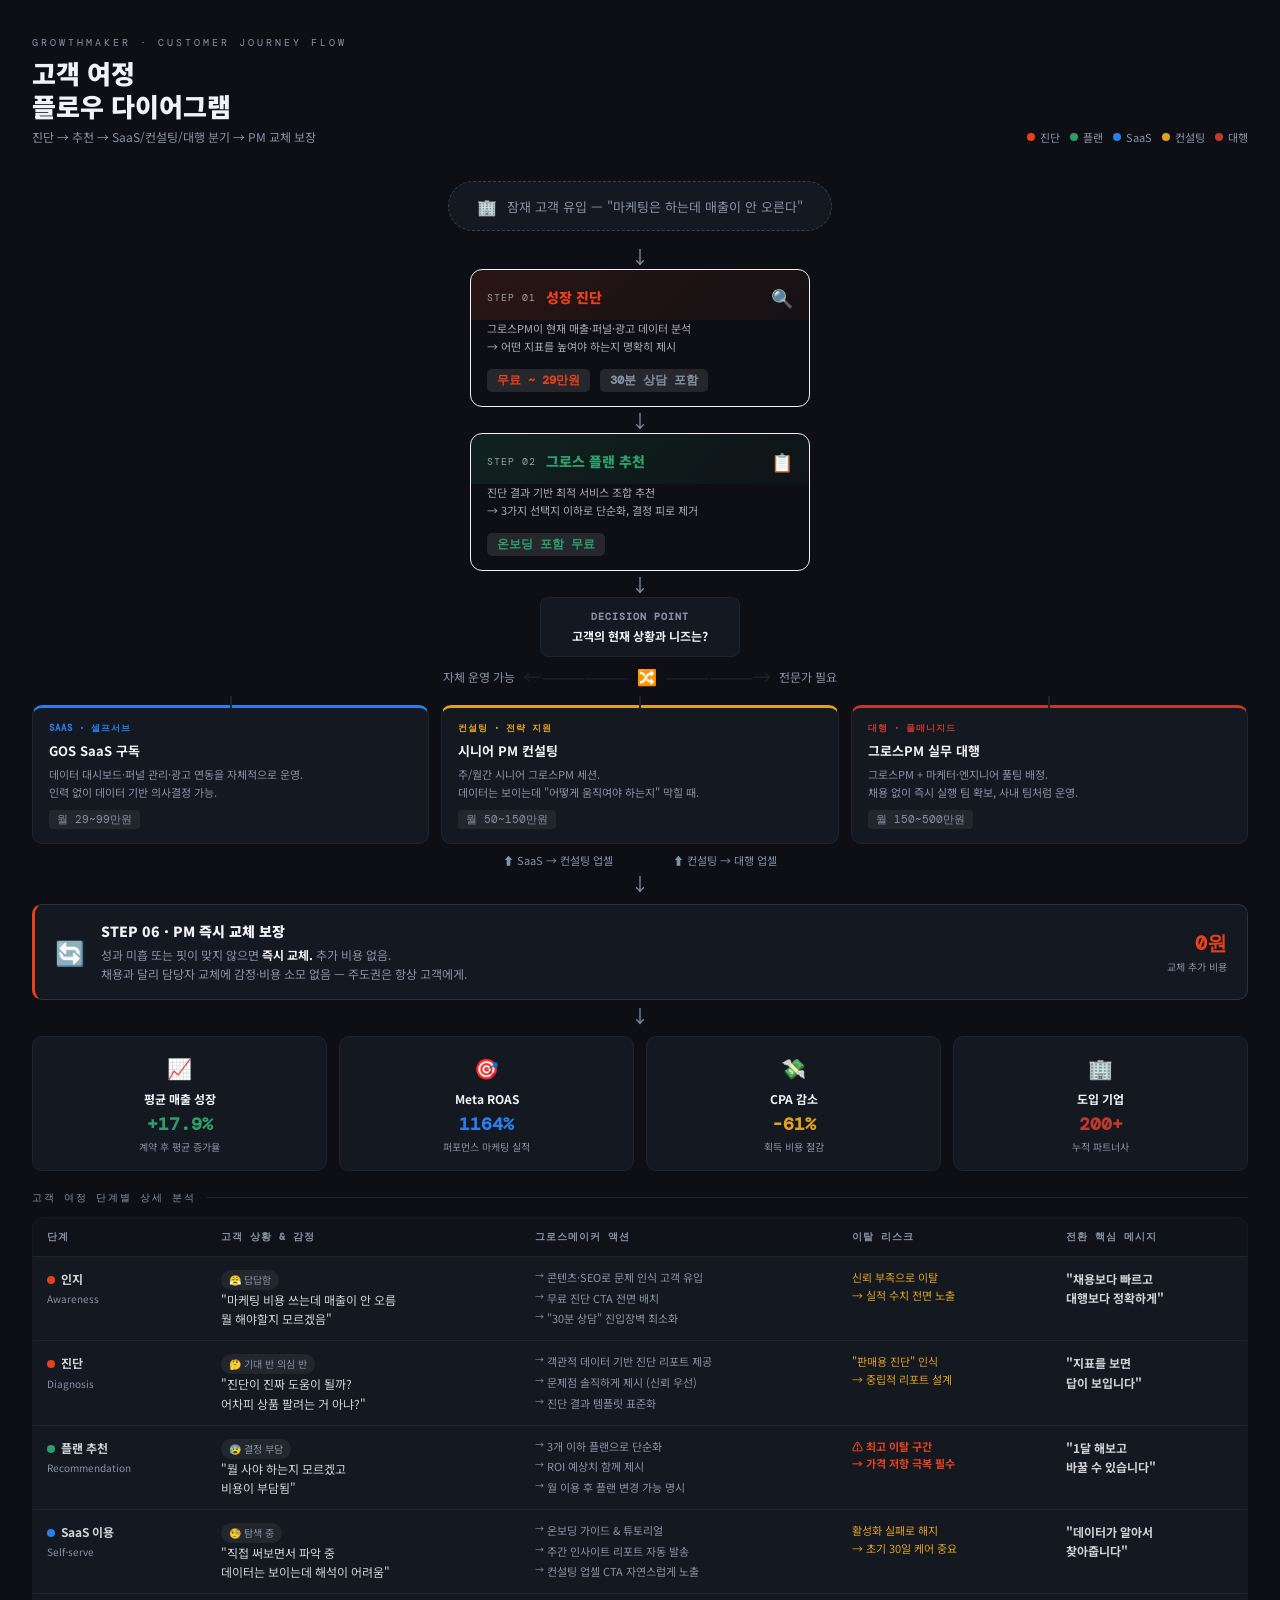
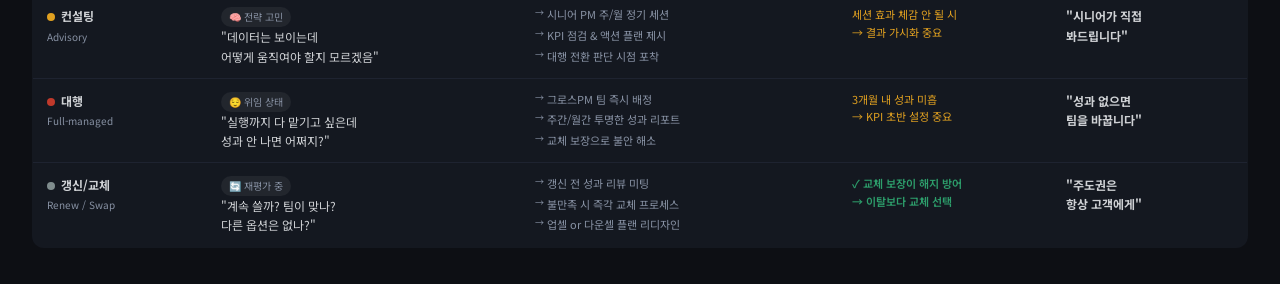
<file: customer-journey.html>
<!DOCTYPE html>
<html lang="ko">
<head>
<meta charset="UTF-8">
<meta name="viewport" content="width=device-width, initial-scale=1.0">
<title>그로스메이커 고객 여정 플로우</title>
<style>
@import url('https://fonts.googleapis.com/css2?family=Noto+Sans+KR:wght@300;400;500;700;900&family=DM+Mono:wght@400;500&display=swap');

:root {
  --bg: #0d0f14;
  --s1: #e8401c;
  --s2: #2d9e6b;
  --s3: #2b7de9;
  --s4: #e0a020;
  --s5: #c0392b;
  --s6: #7f8c8d;
  --text: #f0f2f5;
  --muted: #8892a4;
  --border: #1e2330;
  --surface: #141820;
}

* { margin:0; padding:0; box-sizing:border-box; }

body {
  background: var(--bg);
  color: var(--text);
  font-family: 'Noto Sans KR', sans-serif;
  padding: 36px 32px;
  min-height: 100vh;
}

.page-header {
  margin-bottom: 36px;
  display: flex;
  justify-content: space-between;
  align-items: flex-end;
}

.ph-left {}
.ph-label {
  font-family: 'DM Mono', monospace;
  font-size: 10px;
  letter-spacing: 3px;
  color: var(--muted);
  text-transform: uppercase;
  margin-bottom: 8px;
}
.ph-title {
  font-size: 26px;
  font-weight: 900;
  line-height: 1.25;
}
.ph-sub {
  font-size: 12px;
  color: var(--muted);
  margin-top: 6px;
}

.ph-right {
  display: flex;
  gap: 10px;
  align-items: center;
}

.legend-dot {
  display: flex;
  align-items: center;
  gap: 5px;
  font-size: 11px;
  color: var(--muted);
}

.ldot {
  width: 8px;
  height: 8px;
  border-radius: 50%;
}

/* Flow container */
.flow-wrap {
  position: relative;
}

/* Entry row */
.entry-row {
  display: flex;
  justify-content: center;
  margin-bottom: 16px;
}

.entry-node {
  background: var(--surface);
  border: 1px dashed #3a3f4e;
  border-radius: 40px;
  padding: 12px 28px;
  font-size: 13px;
  color: var(--muted);
  display: flex;
  align-items: center;
  gap: 10px;
}

.entry-icon { font-size: 16px; }

/* Connector */
.connector-v {
  display: flex;
  justify-content: center;
  margin: 4px 0;
  color: var(--muted);
  font-size: 18px;
  line-height: 1;
}

/* Main flow row */
.flow-row {
  display: flex;
  align-items: stretch;
  gap: 0;
  margin-bottom: 4px;
  position: relative;
}

/* Step node */
.step-node {
  flex-shrink: 0;
  width: 220px;
  border-radius: 12px;
  overflow: hidden;
  border: 1px solid var(--border);
}

.sn-header {
  padding: 14px 16px 10px;
  display: flex;
  align-items: center;
  gap: 10px;
}

.sn-num {
  font-family: 'DM Mono', monospace;
  font-size: 10px;
  opacity: 0.6;
  letter-spacing: 1px;
}

.sn-name {
  font-size: 14px;
  font-weight: 900;
  flex: 1;
}

.sn-body {
  padding: 0 16px 14px;
}

.sn-desc {
  font-size: 11px;
  color: rgba(255,255,255,0.65);
  line-height: 1.6;
  margin-bottom: 10px;
}

.sn-price {
  display: inline-block;
  font-family: 'DM Mono', monospace;
  font-size: 12px;
  font-weight: 700;
  padding: 3px 10px;
  border-radius: 5px;
  background: rgba(255,255,255,0.1);
}

/* Arrow connector */
.arrow-h {
  display: flex;
  align-items: center;
  padding: 0 6px;
  color: var(--muted);
  font-size: 16px;
  flex-shrink: 0;
}

/* Branch section */
.branch-section {
  margin: 8px 0 8px 110px;
  position: relative;
}

.branch-line-h {
  position: absolute;
  left: 0;
  top: 50%;
  width: 100%;
  height: 1px;
  background: var(--border);
  z-index: 0;
}

.branch-row {
  display: flex;
  gap: 12px;
  position: relative;
  z-index: 1;
}

.branch-node {
  flex: 1;
  background: var(--surface);
  border-radius: 10px;
  border: 1px solid var(--border);
  padding: 14px 16px;
  position: relative;
}

.branch-node::before {
  content: '';
  position: absolute;
  top: -1px;
  left: 50%;
  transform: translateX(-50%);
  width: 2px;
  height: 12px;
  background: var(--border);
  top: -12px;
}

.bn-tag {
  font-size: 9px;
  font-weight: 700;
  letter-spacing: 1px;
  text-transform: uppercase;
  margin-bottom: 6px;
  font-family: 'DM Mono', monospace;
}

.bn-title {
  font-size: 13px;
  font-weight: 700;
  margin-bottom: 6px;
}

.bn-desc {
  font-size: 11px;
  color: var(--muted);
  line-height: 1.6;
}

.bn-price {
  display: inline-block;
  font-family: 'DM Mono', monospace;
  font-size: 11px;
  margin-top: 8px;
  padding: 2px 8px;
  border-radius: 4px;
  background: rgba(255,255,255,0.06);
  color: var(--muted);
}

/* Branch header */
.branch-label {
  display: flex;
  justify-content: center;
  margin: 6px 0 10px;
}

.bl-pill {
  background: var(--surface);
  border: 1px solid var(--border);
  border-radius: 20px;
  padding: 5px 16px;
  font-size: 11px;
  color: var(--muted);
  font-weight: 600;
  display: flex;
  align-items: center;
  gap: 6px;
}

/* Guarantee banner */
.guarantee-banner {
  margin-top: 12px;
  background: var(--surface);
  border: 1px solid #2e3240;
  border-left: 3px solid var(--s1);
  border-radius: 10px;
  padding: 16px 20px;
  display: flex;
  align-items: center;
  gap: 16px;
}

.gb-icon { font-size: 24px; flex-shrink: 0; }

.gb-title {
  font-size: 14px;
  font-weight: 900;
  margin-bottom: 4px;
}

.gb-desc {
  font-size: 12px;
  color: var(--muted);
  line-height: 1.6;
}

.gb-right {
  margin-left: auto;
  text-align: right;
  flex-shrink: 0;
}

.gb-metric {
  font-family: 'DM Mono', monospace;
  font-size: 20px;
  font-weight: 700;
  color: var(--s1);
}

.gb-metric-label {
  font-size: 10px;
  color: var(--muted);
  margin-top: 2px;
}

/* Outcome row */
.outcome-row {
  display: flex;
  gap: 12px;
  margin-top: 12px;
}

.outcome-card {
  flex: 1;
  background: var(--surface);
  border: 1px solid var(--border);
  border-radius: 10px;
  padding: 16px 16px;
  text-align: center;
}

.oc-emoji { font-size: 20px; margin-bottom: 8px; }
.oc-title { font-size: 12px; font-weight: 700; margin-bottom: 5px; }
.oc-num {
  font-family: 'DM Mono', monospace;
  font-size: 18px;
  font-weight: 700;
  margin-bottom: 3px;
}
.oc-label { font-size: 10px; color: var(--muted); }

/* Section divider */
.section-label {
  font-family: 'DM Mono', monospace;
  font-size: 10px;
  letter-spacing: 2px;
  color: var(--muted);
  text-transform: uppercase;
  margin: 20px 0 12px;
  display: flex;
  align-items: center;
  gap: 10px;
}
.section-label::after {
  content: '';
  flex: 1;
  height: 1px;
  background: var(--border);
}

/* Vertical flow */
.vflow {
  display: flex;
  flex-direction: column;
  align-items: center;
  gap: 0;
}

/* Decision diamond */
.decision-node {
  background: var(--surface);
  border: 1px solid var(--border);
  border-radius: 8px;
  padding: 12px 24px;
  font-size: 12px;
  font-weight: 700;
  text-align: center;
  position: relative;
  min-width: 200px;
}

.dn-q {
  font-size: 10px;
  color: var(--muted);
  margin-bottom: 4px;
  font-family: 'DM Mono', monospace;
  letter-spacing: 1px;
}

/* Full customer journey table */
.journey-table {
  width: 100%;
  border-collapse: collapse;
  background: var(--surface);
  border-radius: 12px;
  overflow: hidden;
  border: 1px solid var(--border);
  font-size: 12px;
  margin-top: 8px;
}

.journey-table th {
  padding: 12px 14px;
  font-family: 'DM Mono', monospace;
  font-size: 10px;
  letter-spacing: 1px;
  color: var(--muted);
  text-transform: uppercase;
  border-bottom: 1px solid var(--border);
  text-align: left;
  background: #0f1218;
}

.journey-table td {
  padding: 12px 14px;
  border-bottom: 1px solid var(--border);
  color: rgba(240,242,245,0.85);
  vertical-align: top;
  line-height: 1.6;
}

.journey-table tr:last-child td { border-bottom: none; }
.journey-table tr:hover td { background: #181c26; }

.stage-badge {
  display: inline-block;
  width: 8px;
  height: 8px;
  border-radius: 50%;
  margin-right: 6px;
  flex-shrink: 0;
}

.emotion-chip {
  display: inline-block;
  font-size: 10px;
  padding: 2px 8px;
  border-radius: 20px;
  background: rgba(255,255,255,0.06);
  color: var(--muted);
}

.action-list {
  display: flex;
  flex-direction: column;
  gap: 3px;
}

.action-item {
  font-size: 11px;
  color: var(--muted);
  padding-left: 12px;
  position: relative;
}
.action-item::before {
  content: '→';
  position: absolute;
  left: 0;
  font-size: 9px;
}
</style>
</head>
<body>

<div class="page-header">
  <div class="ph-left">
    <div class="ph-label">GROWTHMAKER · Customer Journey Flow</div>
    <div class="ph-title">고객 여정<br>플로우 다이어그램</div>
    <div class="ph-sub">진단 → 추천 → SaaS/컨설팅/대행 분기 → PM 교체 보장</div>
  </div>
  <div class="ph-right">
    <div class="legend-dot"><div class="ldot" style="background:var(--s1)"></div>진단</div>
    <div class="legend-dot"><div class="ldot" style="background:var(--s2)"></div>플랜</div>
    <div class="legend-dot"><div class="ldot" style="background:var(--s3)"></div>SaaS</div>
    <div class="legend-dot"><div class="ldot" style="background:var(--s4)"></div>컨설팅</div>
    <div class="legend-dot"><div class="ldot" style="background:var(--s5)"></div>대행</div>
  </div>
</div>

<!-- ENTRY -->
<div class="entry-row">
  <div class="entry-node">
    <span class="entry-icon">🏢</span>
    잠재 고객 유입 — "마케팅은 하는데 매출이 안 오른다"
  </div>
</div>
<div class="connector-v">↓</div>

<!-- STEP 1: 진단 -->
<div style="display:flex; justify-content:center; margin-bottom:4px;">
  <div class="step-node" style="border-color:var(--s1)33; width: 340px;">
    <div class="sn-header" style="background:linear-gradient(135deg, #e8401c22, #e8401c08)">
      <span class="sn-num">STEP 01</span>
      <span class="sn-name" style="color:var(--s1)">성장 진단</span>
      <span style="font-size:18px">🔍</span>
    </div>
    <div class="sn-body">
      <div class="sn-desc">그로스PM이 현재 매출·퍼널·광고 데이터 분석<br>→ 어떤 지표를 높여야 하는지 명확히 제시</div>
      <span class="sn-price" style="color:var(--s1)">무료 ~ 29만원</span>
      <span class="sn-price" style="margin-left:6px; color:var(--muted)">30분 상담 포함</span>
    </div>
  </div>
</div>
<div class="connector-v">↓</div>

<!-- STEP 2: 플랜 추천 -->
<div style="display:flex; justify-content:center; margin-bottom:4px;">
  <div class="step-node" style="border-color:var(--s2)33; width:340px;">
    <div class="sn-header" style="background:linear-gradient(135deg, #2d9e6b22, #2d9e6b08)">
      <span class="sn-num">STEP 02</span>
      <span class="sn-name" style="color:var(--s2)">그로스 플랜 추천</span>
      <span style="font-size:18px">📋</span>
    </div>
    <div class="sn-body">
      <div class="sn-desc">진단 결과 기반 최적 서비스 조합 추천<br>→ 3가지 선택지 이하로 단순화, 결정 피로 제거</div>
      <span class="sn-price" style="color:var(--s2)">온보딩 포함 무료</span>
    </div>
  </div>
</div>
<div class="connector-v">↓</div>

<!-- DECISION -->
<div style="display:flex; justify-content:center; margin-bottom:6px;">
  <div class="decision-node">
    <div class="dn-q">DECISION POINT</div>
    고객의 현재 상황과 니즈는?
  </div>
</div>

<!-- Branch label -->
<div style="display:flex; justify-content:center; margin-bottom:16px;">
  <div style="display:flex; gap:8px; color:var(--muted); font-size:12px; align-items:center;">
    <span>자체 운영 가능</span>
    <span style="font-size:18px; color:var(--border)">←——————</span>
    <span style="font-size:16px">🔀</span>
    <span style="font-size:18px; color:var(--border)">——————→</span>
    <span>전문가 필요</span>
  </div>
</div>

<!-- 3-way branch -->
<div class="branch-row" style="position:relative; z-index:1; margin-bottom:8px;">

  <!-- SaaS -->
  <div class="branch-node" style="border-top: 3px solid var(--s3);">
    <div class="bn-tag" style="color:var(--s3)">SaaS · 셀프서브</div>
    <div class="bn-title">GOS SaaS 구독</div>
    <div class="bn-desc">
      데이터 대시보드·퍼널 관리·광고 연동을 자체적으로 운영.<br>
      인력 없이 데이터 기반 의사결정 가능.
    </div>
    <span class="bn-price">월 29~99만원</span>
  </div>

  <!-- 컨설팅 -->
  <div class="branch-node" style="border-top: 3px solid var(--s4);">
    <div class="bn-tag" style="color:var(--s4)">컨설팅 · 전략 지원</div>
    <div class="bn-title">시니어 PM 컨설팅</div>
    <div class="bn-desc">
      주/월간 시니어 그로스PM 세션.<br>
      데이터는 보이는데 "어떻게 움직여야 하는지" 막힐 때.
    </div>
    <span class="bn-price">월 50~150만원</span>
  </div>

  <!-- 대행 -->
  <div class="branch-node" style="border-top: 3px solid var(--s5);">
    <div class="bn-tag" style="color:var(--s5)">대행 · 풀매니지드</div>
    <div class="bn-title">그로스PM 실무 대행</div>
    <div class="bn-desc">
      그로스PM + 마케터·엔지니어 풀팀 배정.<br>
      채용 없이 즉시 실행 팀 확보, 사내 팀처럼 운영.
    </div>
    <span class="bn-price">월 150~500만원</span>
  </div>

</div>

<!-- 업셀 화살표 -->
<div style="display:flex; justify-content:center; gap:60px; margin:6px 0; font-size:11px; color:var(--muted);">
  <span>⬆ SaaS → 컨설팅 업셀</span>
  <span>⬆ 컨설팅 → 대행 업셀</span>
</div>

<div class="connector-v">↓</div>

<!-- 교체 보장 -->
<div style="margin:6px 0;">
  <div class="guarantee-banner">
    <div class="gb-icon">🔄</div>
    <div>
      <div class="gb-title">STEP 06 · PM 즉시 교체 보장</div>
      <div class="gb-desc">
        성과 미흡 또는 핏이 맞지 않으면 <strong style="color:var(--text)">즉시 교체.</strong> 추가 비용 없음.<br>
        채용과 달리 담당자 교체에 감정·비용 소모 없음 — 주도권은 항상 고객에게.
      </div>
    </div>
    <div class="gb-right">
      <div class="gb-metric">0원</div>
      <div class="gb-metric-label">교체 추가 비용</div>
    </div>
  </div>
</div>

<div class="connector-v">↓</div>

<!-- 결과 -->
<div class="outcome-row">
  <div class="outcome-card">
    <div class="oc-emoji">📈</div>
    <div class="oc-title">평균 매출 성장</div>
    <div class="oc-num" style="color:var(--s2)">+17.9%</div>
    <div class="oc-label">계약 후 평균 증가율</div>
  </div>
  <div class="outcome-card">
    <div class="oc-emoji">🎯</div>
    <div class="oc-title">Meta ROAS</div>
    <div class="oc-num" style="color:var(--s3)">1164%</div>
    <div class="oc-label">퍼포먼스 마케팅 실적</div>
  </div>
  <div class="outcome-card">
    <div class="oc-emoji">💸</div>
    <div class="oc-title">CPA 감소</div>
    <div class="oc-num" style="color:var(--s4)">-61%</div>
    <div class="oc-label">획득 비용 절감</div>
  </div>
  <div class="outcome-card">
    <div class="oc-emoji">🏢</div>
    <div class="oc-title">도입 기업</div>
    <div class="oc-num" style="color:var(--s5)">200+</div>
    <div class="oc-label">누적 파트너사</div>
  </div>
</div>

<!-- 고객 여정 상세 테이블 -->
<div class="section-label">고객 여정 단계별 상세 분석</div>

<table class="journey-table">
  <thead>
    <tr>
      <th>단계</th>
      <th>고객 상황 & 감정</th>
      <th>그로스메이커 액션</th>
      <th>이탈 리스크</th>
      <th>전환 핵심 메시지</th>
    </tr>
  </thead>
  <tbody>
    <tr>
      <td><span class="stage-badge" style="background:var(--s1);display:inline-block"></span><strong>인지</strong><br><span style="color:var(--muted);font-size:10px">Awareness</span></td>
      <td>
        <span class="emotion-chip">😤 답답함</span><br>
        "마케팅 비용 쓰는데 매출이 안 오름<br>뭘 해야할지 모르겠음"
      </td>
      <td>
        <div class="action-list">
          <div class="action-item">콘텐츠·SEO로 문제 인식 고객 유입</div>
          <div class="action-item">무료 진단 CTA 전면 배치</div>
          <div class="action-item">"30분 상담" 진입장벽 최소화</div>
        </div>
      </td>
      <td style="color:#e0a020;font-size:11px">신뢰 부족으로 이탈<br>→ 실적 수치 전면 노출</td>
      <td style="font-weight:700;font-size:12px">"채용보다 빠르고<br>대행보다 정확하게"</td>
    </tr>
    <tr>
      <td><span class="stage-badge" style="background:var(--s1);display:inline-block"></span><strong>진단</strong><br><span style="color:var(--muted);font-size:10px">Diagnosis</span></td>
      <td>
        <span class="emotion-chip">🤔 기대 반 의심 반</span><br>
        "진단이 진짜 도움이 될까?<br>어차피 상품 팔려는 거 아냐?"
      </td>
      <td>
        <div class="action-list">
          <div class="action-item">객관적 데이터 기반 진단 리포트 제공</div>
          <div class="action-item">문제점 솔직하게 제시 (신뢰 우선)</div>
          <div class="action-item">진단 결과 템플릿 표준화</div>
        </div>
      </td>
      <td style="color:#e0a020;font-size:11px">"판매용 진단" 인식<br>→ 중립적 리포트 설계</td>
      <td style="font-weight:700;font-size:12px">"지표를 보면<br>답이 보입니다"</td>
    </tr>
    <tr>
      <td><span class="stage-badge" style="background:var(--s2);display:inline-block"></span><strong>플랜 추천</strong><br><span style="color:var(--muted);font-size:10px">Recommendation</span></td>
      <td>
        <span class="emotion-chip">😰 결정 부담</span><br>
        "뭘 사야 하는지 모르겠고<br>비용이 부담됨"
      </td>
      <td>
        <div class="action-list">
          <div class="action-item">3개 이하 플랜으로 단순화</div>
          <div class="action-item">ROI 예상치 함께 제시</div>
          <div class="action-item">월 이용 후 플랜 변경 가능 명시</div>
        </div>
      </td>
      <td style="color:#e8401c;font-size:11px; font-weight:700">⚠ 최고 이탈 구간<br>→ 가격 저항 극복 필수</td>
      <td style="font-weight:700;font-size:12px">"1달 해보고<br>바꿀 수 있습니다"</td>
    </tr>
    <tr>
      <td><span class="stage-badge" style="background:var(--s3);display:inline-block"></span><strong>SaaS 이용</strong><br><span style="color:var(--muted);font-size:10px">Self-serve</span></td>
      <td>
        <span class="emotion-chip">🧐 탐색 중</span><br>
        "직접 써보면서 파악 중<br>데이터는 보이는데 해석이 어려움"
      </td>
      <td>
        <div class="action-list">
          <div class="action-item">온보딩 가이드 & 튜토리얼</div>
          <div class="action-item">주간 인사이트 리포트 자동 발송</div>
          <div class="action-item">컨설팅 업셀 CTA 자연스럽게 노출</div>
        </div>
      </td>
      <td style="color:#e0a020;font-size:11px">활성화 실패로 해지<br>→ 초기 30일 케어 중요</td>
      <td style="font-weight:700;font-size:12px">"데이터가 알아서<br>찾아줍니다"</td>
    </tr>
    <tr>
      <td><span class="stage-badge" style="background:var(--s4);display:inline-block"></span><strong>컨설팅</strong><br><span style="color:var(--muted);font-size:10px">Advisory</span></td>
      <td>
        <span class="emotion-chip">🧠 전략 고민</span><br>
        "데이터는 보이는데<br>어떻게 움직여야 할지 모르겠음"
      </td>
      <td>
        <div class="action-list">
          <div class="action-item">시니어 PM 주/월 정기 세션</div>
          <div class="action-item">KPI 점검 & 액션 플랜 제시</div>
          <div class="action-item">대행 전환 판단 시점 포착</div>
        </div>
      </td>
      <td style="color:#e0a020;font-size:11px">세션 효과 체감 안 될 시<br>→ 결과 가시화 중요</td>
      <td style="font-weight:700;font-size:12px">"시니어가 직접<br>봐드립니다"</td>
    </tr>
    <tr>
      <td><span class="stage-badge" style="background:var(--s5);display:inline-block"></span><strong>대행</strong><br><span style="color:var(--muted);font-size:10px">Full-managed</span></td>
      <td>
        <span class="emotion-chip">😌 위임 상태</span><br>
        "실행까지 다 맡기고 싶은데<br>성과 안 나면 어쩌지?"
      </td>
      <td>
        <div class="action-list">
          <div class="action-item">그로스PM 팀 즉시 배정</div>
          <div class="action-item">주간/월간 투명한 성과 리포트</div>
          <div class="action-item">교체 보장으로 불안 해소</div>
        </div>
      </td>
      <td style="color:#e0a020;font-size:11px">3개월 내 성과 미흡<br>→ KPI 초반 설정 중요</td>
      <td style="font-weight:700;font-size:12px">"성과 없으면<br>팀을 바꿉니다"</td>
    </tr>
    <tr>
      <td><span class="stage-badge" style="background:var(--s6);display:inline-block"></span><strong>갱신/교체</strong><br><span style="color:var(--muted);font-size:10px">Renew / Swap</span></td>
      <td>
        <span class="emotion-chip">🔄 재평가 중</span><br>
        "계속 쓸까? 팀이 맞나?<br>다른 옵션은 없나?"
      </td>
      <td>
        <div class="action-list">
          <div class="action-item">갱신 전 성과 리뷰 미팅</div>
          <div class="action-item">불만족 시 즉각 교체 프로세스</div>
          <div class="action-item">업셀 or 다운셀 플랜 리디자인</div>
        </div>
      </td>
      <td style="color:#2d9e6b;font-size:11px; font-weight:600">✓ 교체 보장이 해지 방어<br>→ 이탈보다 교체 선택</td>
      <td style="font-weight:700;font-size:12px">"주도권은<br>항상 고객에게"</td>
    </tr>
  </tbody>
</table>

</body>
</html>
</file>
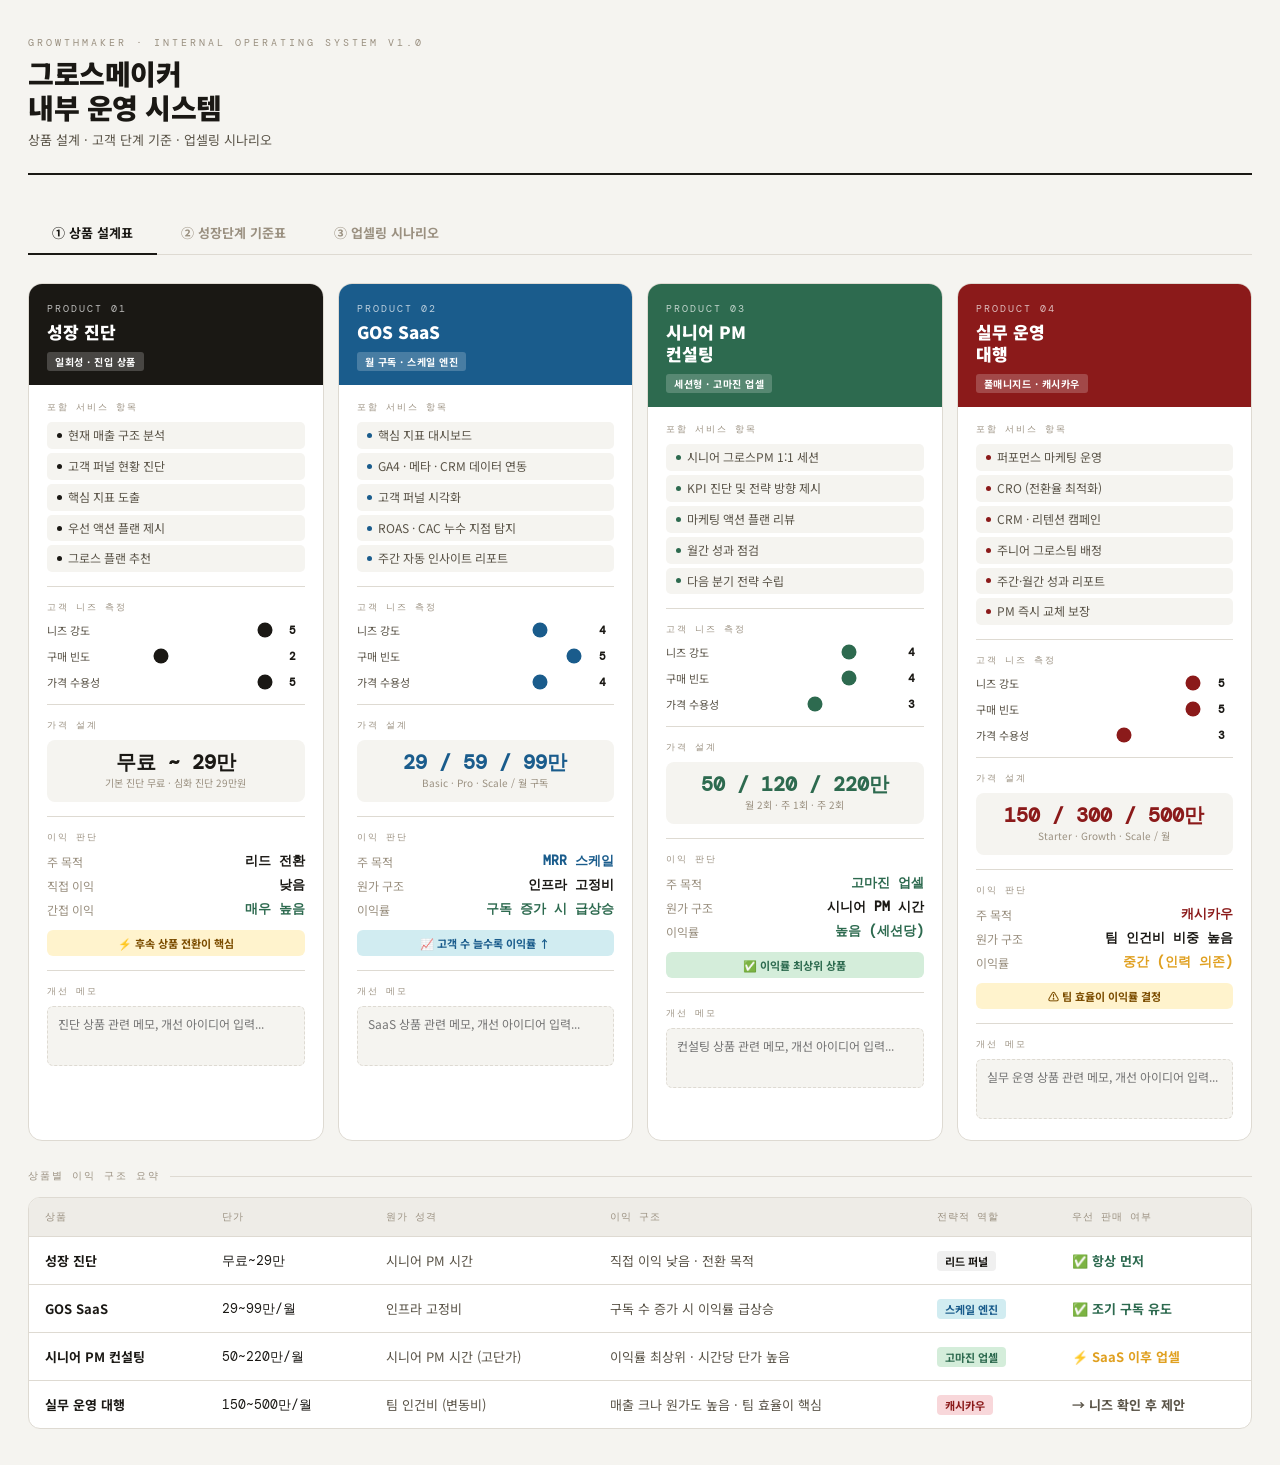
<file: internal-system.html>
<!DOCTYPE html>
<html lang="ko">
<head>
<meta charset="UTF-8">
<meta name="viewport" content="width=device-width, initial-scale=1.0">
<title>그로스메이커 내부 운영 시스템</title>
<style>
@import url('https://fonts.googleapis.com/css2?family=Noto+Sans+KR:wght@300;400;500;700;900&family=DM+Mono:wght@400;500;700&display=swap');

:root {
  --bg: #f5f4f0;
  --surface: #ffffff;
  --surface2: #eeece7;
  --border: #dedad2;
  --text: #1a1814;
  --mid: #5a5448;
  --muted: #9a9080;

  --p1: #1a1814;   /* 진단 */
  --p2: #1a5c8c;   /* GOS SaaS */
  --p3: #2d6a4f;   /* 컨설팅 */
  --p4: #8b1a1a;   /* 실무운영 */

  --early: #2d6a4f;
  --mid-stage: #1e4d8c;
  --scale: #6b1f8c;

  --yes: #2d6a4f;
  --no: #c0392b;
  --maybe: #e0a020;
}

* { margin:0; padding:0; box-sizing:border-box; }

body {
  background: var(--bg);
  color: var(--text);
  font-family: 'Noto Sans KR', sans-serif;
  padding: 36px 28px;
  max-width: 1300px;
  margin: 0 auto;
}

/* Header */
.page-header {
  margin-bottom: 36px;
  padding-bottom: 24px;
  border-bottom: 2px solid var(--text);
  display: flex;
  justify-content: space-between;
  align-items: flex-end;
}

.ph-label {
  font-family: 'DM Mono', monospace;
  font-size: 10px;
  letter-spacing: 3px;
  color: var(--muted);
  text-transform: uppercase;
  margin-bottom: 8px;
}

.ph-title {
  font-size: 28px;
  font-weight: 900;
  letter-spacing: -0.5px;
  line-height: 1.2;
}

.ph-sub {
  font-size: 13px;
  color: var(--mid);
  margin-top: 6px;
}

.ph-right {
  display: flex;
  gap: 8px;
}

/* Tabs */
.tabs {
  display: flex;
  gap: 0;
  margin-bottom: 28px;
  border-bottom: 1px solid var(--border);
}

.tab {
  padding: 12px 24px;
  font-size: 13px;
  font-weight: 700;
  cursor: pointer;
  border: none;
  background: transparent;
  color: var(--muted);
  font-family: 'Noto Sans KR', sans-serif;
  position: relative;
  transition: color 0.2s;
  white-space: nowrap;
}

.tab.active { color: var(--text); }
.tab.active::after {
  content: '';
  position: absolute;
  bottom: -1px;
  left: 0;
  width: 100%;
  height: 2px;
  background: var(--text);
}

.tab:hover:not(.active) { color: var(--mid); }

.page { display: none; }
.page.active { display: block; }

/* ===== PAGE 1: 상품 설계표 ===== */

.product-grid {
  display: grid;
  grid-template-columns: repeat(4, 1fr);
  gap: 14px;
  margin-bottom: 28px;
}

.product-card {
  background: var(--surface);
  border: 1px solid var(--border);
  border-radius: 14px;
  overflow: hidden;
}

.pc-header {
  padding: 18px 18px 14px;
  color: #fff;
}

.pc-num {
  font-family: 'DM Mono', monospace;
  font-size: 10px;
  letter-spacing: 2px;
  opacity: 0.7;
  margin-bottom: 6px;
}

.pc-name {
  font-size: 17px;
  font-weight: 900;
  margin-bottom: 4px;
  line-height: 1.3;
}

.pc-type {
  font-size: 10px;
  font-weight: 700;
  padding: 2px 8px;
  border-radius: 3px;
  background: rgba(255,255,255,0.2);
  display: inline-block;
  letter-spacing: 0.5px;
}

.pc-body {
  padding: 16px 18px;
}

/* 섹션 타이틀 */
.sec-title {
  font-family: 'DM Mono', monospace;
  font-size: 9px;
  letter-spacing: 2px;
  text-transform: uppercase;
  color: var(--muted);
  margin-bottom: 8px;
  margin-top: 14px;
  padding-top: 14px;
  border-top: 1px solid var(--border);
}

.sec-title:first-child {
  margin-top: 0;
  padding-top: 0;
  border-top: none;
}

/* 서비스 항목 */
.service-list {
  display: flex;
  flex-direction: column;
  gap: 4px;
}

.service-item {
  font-size: 12px;
  color: var(--mid);
  padding: 5px 10px;
  background: var(--bg);
  border-radius: 5px;
  display: flex;
  align-items: center;
  gap: 6px;
  line-height: 1.4;
}

.si-dot {
  width: 5px;
  height: 5px;
  border-radius: 50%;
  flex-shrink: 0;
}

/* 니즈 측정 */
.needs-bar {
  margin-top: 4px;
}

.nb-row {
  display: flex;
  align-items: center;
  gap: 8px;
  margin-bottom: 5px;
}

.nb-label {
  font-size: 10px;
  color: var(--muted);
  width: 56px;
  flex-shrink: 0;
}

.nb-track {
  flex: 1;
  height: 6px;
  background: var(--bg);
  border-radius: 3px;
  overflow: hidden;
}

.nb-fill {
  height: 100%;
  border-radius: 3px;
}

.nb-val {
  font-family: 'DM Mono', monospace;
  font-size: 10px;
  color: var(--muted);
  width: 20px;
  text-align: right;
  flex-shrink: 0;
}

/* 이익 판단 */
.profit-section {
  display: flex;
  flex-direction: column;
  gap: 6px;
}

.profit-row {
  display: flex;
  justify-content: space-between;
  align-items: center;
  font-size: 12px;
}

.pr-label { color: var(--muted); }
.pr-value {
  font-family: 'DM Mono', monospace;
  font-weight: 700;
  font-size: 13px;
}

.profit-badge {
  display: inline-flex;
  align-items: center;
  gap: 5px;
  padding: 5px 12px;
  border-radius: 6px;
  font-size: 11px;
  font-weight: 700;
  margin-top: 6px;
  width: 100%;
  justify-content: center;
}

.badge-high { background: #d4edda; color: #2d6a4f; }
.badge-mid { background: #fff3cd; color: #7c4d00; }
.badge-low { background: #f8d7da; color: #8b1a1a; }
.badge-saas { background: #d1ecf1; color: #1a5c8c; }

/* 가격 */
.price-display {
  text-align: center;
  padding: 12px;
  background: var(--bg);
  border-radius: 8px;
  margin-top: 4px;
}

.pd-price {
  font-family: 'DM Mono', monospace;
  font-size: 20px;
  font-weight: 700;
  line-height: 1;
  margin-bottom: 3px;
}

.pd-note {
  font-size: 10px;
  color: var(--muted);
}

/* 편집 가능한 필드 */
.editable-field {
  background: var(--bg);
  border: 1px dashed var(--border);
  border-radius: 6px;
  padding: 8px 10px;
  font-size: 12px;
  color: var(--mid);
  width: 100%;
  font-family: 'Noto Sans KR', sans-serif;
  outline: none;
  resize: none;
  transition: border-color 0.2s;
  min-height: 60px;
}

.editable-field:focus {
  border-color: var(--muted);
  background: var(--surface);
}

/* 측정 슬라이더 */
.measure-slider {
  display: flex;
  flex-direction: column;
  gap: 10px;
}

.ms-row {
  display: flex;
  align-items: center;
  gap: 8px;
}

.ms-label {
  font-size: 11px;
  color: var(--mid);
  width: 64px;
  flex-shrink: 0;
}

.ms-input {
  flex: 1;
  -webkit-appearance: none;
  height: 4px;
  border-radius: 2px;
  outline: none;
  cursor: pointer;
}

.ms-val {
  font-family: 'DM Mono', monospace;
  font-size: 11px;
  font-weight: 700;
  width: 24px;
  text-align: center;
  flex-shrink: 0;
}

/* ===== PAGE 2: 성장단계 기준표 ===== */

.stage-section {
  margin-bottom: 32px;
}

.stage-header {
  display: flex;
  align-items: center;
  gap: 16px;
  padding: 16px 20px;
  border-radius: 10px;
  margin-bottom: 14px;
  color: #fff;
}

.sh-icon { font-size: 24px; flex-shrink: 0; }

.sh-info {}
.sh-stage {
  font-family: 'DM Mono', monospace;
  font-size: 10px;
  letter-spacing: 2px;
  opacity: 0.7;
  margin-bottom: 3px;
}
.sh-name { font-size: 18px; font-weight: 900; margin-bottom: 2px; }
.sh-desc { font-size: 12px; opacity: 0.8; }

.sh-right {
  margin-left: auto;
  text-align: right;
}

.sh-revenue {
  font-family: 'DM Mono', monospace;
  font-size: 16px;
  font-weight: 700;
}

.sh-rev-label {
  font-size: 10px;
  opacity: 0.7;
  margin-top: 2px;
}

/* 단계별 상품 기준 */
.product-criteria {
  display: grid;
  grid-template-columns: repeat(4, 1fr);
  gap: 10px;
}

.criteria-card {
  background: var(--surface);
  border: 1px solid var(--border);
  border-radius: 10px;
  overflow: hidden;
}

.cc-header {
  padding: 12px 14px;
  display: flex;
  align-items: center;
  gap: 8px;
}

.cc-dot {
  width: 8px; height: 8px;
  border-radius: 50%;
  flex-shrink: 0;
}

.cc-name {
  font-size: 13px;
  font-weight: 700;
  flex: 1;
}

.cc-status {
  font-size: 10px;
  font-weight: 700;
  padding: 2px 8px;
  border-radius: 3px;
}

.status-must { background: #d4edda; color: var(--yes); }
.status-optional { background: #fff3cd; color: #7c4d00; }
.status-no { background: #f8d7da; color: var(--no); }

.cc-body {
  padding: 0 14px 14px;
}

.cc-reason {
  font-size: 11px;
  color: var(--mid);
  line-height: 1.6;
  margin-bottom: 8px;
}

.cc-includes {
  display: flex;
  flex-direction: column;
  gap: 3px;
}

.ci-item {
  font-size: 11px;
  color: var(--muted);
  padding-left: 10px;
  position: relative;
  line-height: 1.5;
}

.ci-item::before {
  content: '→';
  position: absolute;
  left: 0;
  font-size: 9px;
  top: 2px;
}

/* 고객 시그널 */
.signal-box {
  background: var(--surface);
  border: 1px solid var(--border);
  border-left: 3px solid currentColor;
  border-radius: 8px;
  padding: 14px 16px;
  margin-top: 14px;
}

.sb-title {
  font-size: 11px;
  font-weight: 700;
  letter-spacing: 1px;
  text-transform: uppercase;
  font-family: 'DM Mono', monospace;
  margin-bottom: 8px;
}

.signal-list {
  display: flex;
  flex-wrap: wrap;
  gap: 6px;
}

.signal-chip {
  font-size: 11px;
  padding: 4px 10px;
  border-radius: 20px;
  background: var(--bg);
  color: var(--mid);
  border: 1px solid var(--border);
}

/* ===== PAGE 3: 업셀링 시나리오 ===== */

.scenario-intro {
  background: var(--surface);
  border: 1px solid var(--border);
  border-radius: 12px;
  padding: 20px 22px;
  margin-bottom: 24px;
  display: flex;
  align-items: center;
  gap: 16px;
}

.si-icon { font-size: 28px; flex-shrink: 0; }
.si-title { font-size: 15px; font-weight: 800; margin-bottom: 4px; }
.si-desc { font-size: 12px; color: var(--mid); line-height: 1.6; }

/* 시나리오 카드 */
.scenario-list {
  display: flex;
  flex-direction: column;
  gap: 16px;
}

.scenario-card {
  background: var(--surface);
  border: 1px solid var(--border);
  border-radius: 14px;
  overflow: hidden;
}

.sn-header {
  padding: 16px 20px;
  display: flex;
  align-items: center;
  gap: 14px;
  border-bottom: 1px solid var(--border);
  cursor: pointer;
  user-select: none;
}

.sn-num {
  font-family: 'DM Mono', monospace;
  font-size: 11px;
  font-weight: 700;
  width: 28px;
  height: 28px;
  border-radius: 50%;
  display: flex;
  align-items: center;
  justify-content: center;
  color: #fff;
  flex-shrink: 0;
}

.sn-info { flex: 1; }
.sn-title { font-size: 14px; font-weight: 800; margin-bottom: 3px; }
.sn-trigger { font-size: 12px; color: var(--mid); }

.sn-toggle {
  font-size: 16px;
  color: var(--muted);
  transition: transform 0.2s;
}

.sn-toggle.open { transform: rotate(180deg); }

.sn-body {
  display: none;
  padding: 20px;
}

.sn-body.open { display: block; }

/* 플로우 */
.flow-steps {
  display: flex;
  align-items: stretch;
  gap: 0;
  margin-bottom: 20px;
  overflow-x: auto;
  padding-bottom: 4px;
}

.flow-step {
  flex-shrink: 0;
  min-width: 160px;
  background: var(--bg);
  border-radius: 10px;
  padding: 14px;
  position: relative;
}

.flow-step::after {
  content: '→';
  position: absolute;
  right: -14px;
  top: 50%;
  transform: translateY(-50%);
  color: var(--muted);
  font-size: 14px;
  z-index: 1;
}

.flow-step:last-child::after { display: none; }

.flow-steps .flow-step + .flow-step {
  margin-left: 20px;
}

.fs-step {
  font-family: 'DM Mono', monospace;
  font-size: 9px;
  letter-spacing: 1.5px;
  color: var(--muted);
  margin-bottom: 5px;
  text-transform: uppercase;
}

.fs-product {
  font-size: 12px;
  font-weight: 800;
  margin-bottom: 4px;
}

.fs-timing {
  font-size: 10px;
  color: var(--muted);
  margin-bottom: 6px;
}

.fs-action {
  font-size: 11px;
  color: var(--mid);
  line-height: 1.5;
}

/* 영업 스크립트 */
.script-box {
  background: var(--bg);
  border-radius: 10px;
  padding: 16px 18px;
  margin-bottom: 14px;
}

.script-title {
  font-family: 'DM Mono', monospace;
  font-size: 9px;
  letter-spacing: 2px;
  color: var(--muted);
  text-transform: uppercase;
  margin-bottom: 10px;
}

.script-content {
  font-size: 13px;
  color: var(--text);
  line-height: 1.8;
  font-style: italic;
}

.script-content strong {
  font-style: normal;
  font-weight: 700;
}

/* 조건 분기 */
.condition-grid {
  display: grid;
  grid-template-columns: 1fr 1fr;
  gap: 10px;
}

.condition-card {
  border-radius: 8px;
  padding: 12px 14px;
}

.cond-yes { background: #edf7f2; border: 1px solid #b8dfc9; }
.cond-no { background: #fdf2f2; border: 1px solid #f5c6cb; }

.cond-label {
  font-size: 10px;
  font-weight: 700;
  text-transform: uppercase;
  letter-spacing: 1px;
  margin-bottom: 6px;
  font-family: 'DM Mono', monospace;
}

.cond-yes .cond-label { color: var(--yes); }
.cond-no .cond-label { color: var(--no); }

.cond-action {
  font-size: 12px;
  color: var(--mid);
  line-height: 1.5;
}

/* KPI 타겟 */
.kpi-row {
  display: flex;
  gap: 10px;
  margin-top: 14px;
}

.kpi-card {
  flex: 1;
  background: var(--bg);
  border-radius: 8px;
  padding: 12px;
  text-align: center;
}

.kpi-num {
  font-family: 'DM Mono', monospace;
  font-size: 18px;
  font-weight: 700;
  margin-bottom: 3px;
}

.kpi-label {
  font-size: 10px;
  color: var(--muted);
  line-height: 1.4;
}

/* Section divider */
.section-label {
  font-family: 'DM Mono', monospace;
  font-size: 10px;
  letter-spacing: 2px;
  color: var(--muted);
  text-transform: uppercase;
  margin: 24px 0 14px;
  display: flex;
  align-items: center;
  gap: 10px;
}

.section-label::after {
  content: '';
  flex: 1;
  height: 1px;
  background: var(--border);
}

@media (max-width: 900px) {
  .product-grid { grid-template-columns: 1fr 1fr; }
  .product-criteria { grid-template-columns: 1fr 1fr; }
  .condition-grid { grid-template-columns: 1fr; }
  .kpi-row { flex-wrap: wrap; }
  .flow-steps { flex-direction: column; }
  .flow-step::after { display: none; }
  .flow-step { margin-left: 0 !important; margin-bottom: 8px; }
}
</style>
</head>
<body>

<div class="page-header">
  <div>
    <div class="ph-label">GROWTHMAKER · Internal Operating System v1.0</div>
    <div class="ph-title">그로스메이커<br>내부 운영 시스템</div>
    <div class="ph-sub">상품 설계 · 고객 단계 기준 · 업셀링 시나리오</div>
  </div>
</div>

<div class="tabs">
  <button class="tab active" onclick="switchTab('products')">① 상품 설계표</button>
  <button class="tab" onclick="switchTab('stages')">② 성장단계 기준표</button>
  <button class="tab" onclick="switchTab('scenarios')">③ 업셀링 시나리오</button>
</div>

<!-- ======== TAB 1: 상품 설계표 ======== -->
<div class="page active" id="tab-products">

  <div class="product-grid">

    <!-- 진단 -->
    <div class="product-card">
      <div class="pc-header" style="background:var(--p1)">
        <div class="pc-num">PRODUCT 01</div>
        <div class="pc-name">성장 진단</div>
        <span class="pc-type">일회성 · 진입 상품</span>
      </div>
      <div class="pc-body">

        <div class="sec-title">포함 서비스 항목</div>
        <div class="service-list">
          <div class="service-item"><div class="si-dot" style="background:var(--p1)"></div>현재 매출 구조 분석</div>
          <div class="service-item"><div class="si-dot" style="background:var(--p1)"></div>고객 퍼널 현황 진단</div>
          <div class="service-item"><div class="si-dot" style="background:var(--p1)"></div>핵심 지표 도출</div>
          <div class="service-item"><div class="si-dot" style="background:var(--p1)"></div>우선 액션 플랜 제시</div>
          <div class="service-item"><div class="si-dot" style="background:var(--p1)"></div>그로스 플랜 추천</div>
        </div>

        <div class="sec-title">고객 니즈 측정</div>
        <div class="measure-slider">
          <div class="ms-row">
            <span class="ms-label">니즈 강도</span>
            <input type="range" class="ms-input" min="1" max="5" value="5" style="accent-color:var(--p1)" oninput="updateSlider(this)">
            <span class="ms-val">5</span>
          </div>
          <div class="ms-row">
            <span class="ms-label">구매 빈도</span>
            <input type="range" class="ms-input" min="1" max="5" value="2" style="accent-color:var(--p1)" oninput="updateSlider(this)">
            <span class="ms-val">2</span>
          </div>
          <div class="ms-row">
            <span class="ms-label">가격 수용성</span>
            <input type="range" class="ms-input" min="1" max="5" value="5" style="accent-color:var(--p1)" oninput="updateSlider(this)">
            <span class="ms-val">5</span>
          </div>
        </div>

        <div class="sec-title">가격 설계</div>
        <div class="price-display">
          <div class="pd-price" style="color:var(--p1)">무료 ~ 29만</div>
          <div class="pd-note">기본 진단 무료 · 심화 진단 29만원</div>
        </div>

        <div class="sec-title">이익 판단</div>
        <div class="profit-section">
          <div class="profit-row">
            <span class="pr-label">주 목적</span>
            <span class="pr-value" style="color:var(--p1)">리드 전환</span>
          </div>
          <div class="profit-row">
            <span class="pr-label">직접 이익</span>
            <span class="pr-value">낮음</span>
          </div>
          <div class="profit-row">
            <span class="pr-label">간접 이익</span>
            <span class="pr-value" style="color:var(--yes)">매우 높음</span>
          </div>
          <div class="profit-badge badge-mid">⚡ 후속 상품 전환이 핵심</div>
        </div>

        <div class="sec-title">개선 메모</div>
        <textarea class="editable-field" placeholder="진단 상품 관련 메모, 개선 아이디어 입력..."></textarea>

      </div>
    </div>

    <!-- GOS SaaS -->
    <div class="product-card">
      <div class="pc-header" style="background:var(--p2)">
        <div class="pc-num">PRODUCT 02</div>
        <div class="pc-name">GOS SaaS</div>
        <span class="pc-type">월 구독 · 스케일 엔진</span>
      </div>
      <div class="pc-body">

        <div class="sec-title">포함 서비스 항목</div>
        <div class="service-list">
          <div class="service-item"><div class="si-dot" style="background:var(--p2)"></div>핵심 지표 대시보드</div>
          <div class="service-item"><div class="si-dot" style="background:var(--p2)"></div>GA4 · 메타 · CRM 데이터 연동</div>
          <div class="service-item"><div class="si-dot" style="background:var(--p2)"></div>고객 퍼널 시각화</div>
          <div class="service-item"><div class="si-dot" style="background:var(--p2)"></div>ROAS · CAC 누수 지점 탐지</div>
          <div class="service-item"><div class="si-dot" style="background:var(--p2)"></div>주간 자동 인사이트 리포트</div>
        </div>

        <div class="sec-title">고객 니즈 측정</div>
        <div class="measure-slider">
          <div class="ms-row">
            <span class="ms-label">니즈 강도</span>
            <input type="range" class="ms-input" min="1" max="5" value="4" style="accent-color:var(--p2)" oninput="updateSlider(this)">
            <span class="ms-val">4</span>
          </div>
          <div class="ms-row">
            <span class="ms-label">구매 빈도</span>
            <input type="range" class="ms-input" min="1" max="5" value="5" style="accent-color:var(--p2)" oninput="updateSlider(this)">
            <span class="ms-val">5</span>
          </div>
          <div class="ms-row">
            <span class="ms-label">가격 수용성</span>
            <input type="range" class="ms-input" min="1" max="5" value="4" style="accent-color:var(--p2)" oninput="updateSlider(this)">
            <span class="ms-val">4</span>
          </div>
        </div>

        <div class="sec-title">가격 설계</div>
        <div class="price-display">
          <div class="pd-price" style="color:var(--p2)">29 / 59 / 99만</div>
          <div class="pd-note">Basic · Pro · Scale / 월 구독</div>
        </div>

        <div class="sec-title">이익 판단</div>
        <div class="profit-section">
          <div class="profit-row">
            <span class="pr-label">주 목적</span>
            <span class="pr-value" style="color:var(--p2)">MRR 스케일</span>
          </div>
          <div class="profit-row">
            <span class="pr-label">원가 구조</span>
            <span class="pr-value">인프라 고정비</span>
          </div>
          <div class="profit-row">
            <span class="pr-label">이익률</span>
            <span class="pr-value" style="color:var(--yes)">구독 증가 시 급상승</span>
          </div>
          <div class="profit-badge badge-saas">📈 고객 수 늘수록 이익률 ↑</div>
        </div>

        <div class="sec-title">개선 메모</div>
        <textarea class="editable-field" placeholder="SaaS 상품 관련 메모, 개선 아이디어 입력..."></textarea>

      </div>
    </div>

    <!-- 컨설팅 -->
    <div class="product-card">
      <div class="pc-header" style="background:var(--p3)">
        <div class="pc-num">PRODUCT 03</div>
        <div class="pc-name">시니어 PM<br>컨설팅</div>
        <span class="pc-type">세션형 · 고마진 업셀</span>
      </div>
      <div class="pc-body">

        <div class="sec-title">포함 서비스 항목</div>
        <div class="service-list">
          <div class="service-item"><div class="si-dot" style="background:var(--p3)"></div>시니어 그로스PM 1:1 세션</div>
          <div class="service-item"><div class="si-dot" style="background:var(--p3)"></div>KPI 진단 및 전략 방향 제시</div>
          <div class="service-item"><div class="si-dot" style="background:var(--p3)"></div>마케팅 액션 플랜 리뷰</div>
          <div class="service-item"><div class="si-dot" style="background:var(--p3)"></div>월간 성과 점검</div>
          <div class="service-item"><div class="si-dot" style="background:var(--p3)"></div>다음 분기 전략 수립</div>
        </div>

        <div class="sec-title">고객 니즈 측정</div>
        <div class="measure-slider">
          <div class="ms-row">
            <span class="ms-label">니즈 강도</span>
            <input type="range" class="ms-input" min="1" max="5" value="4" style="accent-color:var(--p3)" oninput="updateSlider(this)">
            <span class="ms-val">4</span>
          </div>
          <div class="ms-row">
            <span class="ms-label">구매 빈도</span>
            <input type="range" class="ms-input" min="1" max="5" value="4" style="accent-color:var(--p3)" oninput="updateSlider(this)">
            <span class="ms-val">4</span>
          </div>
          <div class="ms-row">
            <span class="ms-label">가격 수용성</span>
            <input type="range" class="ms-input" min="1" max="5" value="3" style="accent-color:var(--p3)" oninput="updateSlider(this)">
            <span class="ms-val">3</span>
          </div>
        </div>

        <div class="sec-title">가격 설계</div>
        <div class="price-display">
          <div class="pd-price" style="color:var(--p3)">50 / 120 / 220만</div>
          <div class="pd-note">월 2회 · 주 1회 · 주 2회</div>
        </div>

        <div class="sec-title">이익 판단</div>
        <div class="profit-section">
          <div class="profit-row">
            <span class="pr-label">주 목적</span>
            <span class="pr-value" style="color:var(--p3)">고마진 업셀</span>
          </div>
          <div class="profit-row">
            <span class="pr-label">원가 구조</span>
            <span class="pr-value">시니어 PM 시간</span>
          </div>
          <div class="profit-row">
            <span class="pr-label">이익률</span>
            <span class="pr-value" style="color:var(--yes)">높음 (세션당)</span>
          </div>
          <div class="profit-badge badge-high">✅ 이익률 최상위 상품</div>
        </div>

        <div class="sec-title">개선 메모</div>
        <textarea class="editable-field" placeholder="컨설팅 상품 관련 메모, 개선 아이디어 입력..."></textarea>

      </div>
    </div>

    <!-- 실무 운영 -->
    <div class="product-card">
      <div class="pc-header" style="background:var(--p4)">
        <div class="pc-num">PRODUCT 04</div>
        <div class="pc-name">실무 운영<br>대행</div>
        <span class="pc-type">풀매니지드 · 캐시카우</span>
      </div>
      <div class="pc-body">

        <div class="sec-title">포함 서비스 항목</div>
        <div class="service-list">
          <div class="service-item"><div class="si-dot" style="background:var(--p4)"></div>퍼포먼스 마케팅 운영</div>
          <div class="service-item"><div class="si-dot" style="background:var(--p4)"></div>CRO (전환율 최적화)</div>
          <div class="service-item"><div class="si-dot" style="background:var(--p4)"></div>CRM · 리텐션 캠페인</div>
          <div class="service-item"><div class="si-dot" style="background:var(--p4)"></div>주니어 그로스팀 배정</div>
          <div class="service-item"><div class="si-dot" style="background:var(--p4)"></div>주간·월간 성과 리포트</div>
          <div class="service-item"><div class="si-dot" style="background:var(--p4)"></div>PM 즉시 교체 보장</div>
        </div>

        <div class="sec-title">고객 니즈 측정</div>
        <div class="measure-slider">
          <div class="ms-row">
            <span class="ms-label">니즈 강도</span>
            <input type="range" class="ms-input" min="1" max="5" value="5" style="accent-color:var(--p4)" oninput="updateSlider(this)">
            <span class="ms-val">5</span>
          </div>
          <div class="ms-row">
            <span class="ms-label">구매 빈도</span>
            <input type="range" class="ms-input" min="1" max="5" value="5" style="accent-color:var(--p4)" oninput="updateSlider(this)">
            <span class="ms-val">5</span>
          </div>
          <div class="ms-row">
            <span class="ms-label">가격 수용성</span>
            <input type="range" class="ms-input" min="1" max="5" value="3" style="accent-color:var(--p4)" oninput="updateSlider(this)">
            <span class="ms-val">3</span>
          </div>
        </div>

        <div class="sec-title">가격 설계</div>
        <div class="price-display">
          <div class="pd-price" style="color:var(--p4)">150 / 300 / 500만</div>
          <div class="pd-note">Starter · Growth · Scale / 월</div>
        </div>

        <div class="sec-title">이익 판단</div>
        <div class="profit-section">
          <div class="profit-row">
            <span class="pr-label">주 목적</span>
            <span class="pr-value" style="color:var(--p4)">캐시카우</span>
          </div>
          <div class="profit-row">
            <span class="pr-label">원가 구조</span>
            <span class="pr-value">팀 인건비 비중 높음</span>
          </div>
          <div class="profit-row">
            <span class="pr-label">이익률</span>
            <span class="pr-value" style="color:var(--maybe)">중간 (인력 의존)</span>
          </div>
          <div class="profit-badge badge-mid">⚠ 팀 효율이 이익률 결정</div>
        </div>

        <div class="sec-title">개선 메모</div>
        <textarea class="editable-field" placeholder="실무 운영 상품 관련 메모, 개선 아이디어 입력..."></textarea>

      </div>
    </div>

  </div>

  <!-- 상품별 이익 구조 요약 -->
  <div class="section-label">상품별 이익 구조 요약</div>
  <div style="background:var(--surface);border:1px solid var(--border);border-radius:12px;overflow:hidden;">
    <table style="width:100%;border-collapse:collapse;font-size:13px;">
      <thead>
        <tr style="background:var(--surface2);">
          <th style="padding:12px 16px;text-align:left;font-family:'DM Mono',monospace;font-size:10px;letter-spacing:1px;color:var(--muted);font-weight:400;border-bottom:1px solid var(--border)">상품</th>
          <th style="padding:12px 16px;text-align:left;font-family:'DM Mono',monospace;font-size:10px;letter-spacing:1px;color:var(--muted);font-weight:400;border-bottom:1px solid var(--border)">단가</th>
          <th style="padding:12px 16px;text-align:left;font-family:'DM Mono',monospace;font-size:10px;letter-spacing:1px;color:var(--muted);font-weight:400;border-bottom:1px solid var(--border)">원가 성격</th>
          <th style="padding:12px 16px;text-align:left;font-family:'DM Mono',monospace;font-size:10px;letter-spacing:1px;color:var(--muted);font-weight:400;border-bottom:1px solid var(--border)">이익 구조</th>
          <th style="padding:12px 16px;text-align:left;font-family:'DM Mono',monospace;font-size:10px;letter-spacing:1px;color:var(--muted);font-weight:400;border-bottom:1px solid var(--border)">전략적 역할</th>
          <th style="padding:12px 16px;text-align:left;font-family:'DM Mono',monospace;font-size:10px;letter-spacing:1px;color:var(--muted);font-weight:400;border-bottom:1px solid var(--border)">우선 판매 여부</th>
        </tr>
      </thead>
      <tbody>
        <tr style="border-bottom:1px solid var(--border)">
          <td style="padding:14px 16px;font-weight:700">성장 진단</td>
          <td style="padding:14px 16px;font-family:'DM Mono',monospace">무료~29만</td>
          <td style="padding:14px 16px;color:var(--mid)">시니어 PM 시간</td>
          <td style="padding:14px 16px;color:var(--mid)">직접 이익 낮음 · 전환 목적</td>
          <td style="padding:14px 16px"><span style="background:#f0f0f0;padding:2px 8px;border-radius:4px;font-size:11px;font-weight:700">리드 퍼널</span></td>
          <td style="padding:14px 16px"><span style="color:var(--yes);font-weight:700">✅ 항상 먼저</span></td>
        </tr>
        <tr style="border-bottom:1px solid var(--border)">
          <td style="padding:14px 16px;font-weight:700">GOS SaaS</td>
          <td style="padding:14px 16px;font-family:'DM Mono',monospace">29~99만/월</td>
          <td style="padding:14px 16px;color:var(--mid)">인프라 고정비</td>
          <td style="padding:14px 16px;color:var(--mid)">구독 수 증가 시 이익률 급상승</td>
          <td style="padding:14px 16px"><span style="background:#d1ecf1;color:#1a5c8c;padding:2px 8px;border-radius:4px;font-size:11px;font-weight:700">스케일 엔진</span></td>
          <td style="padding:14px 16px"><span style="color:var(--yes);font-weight:700">✅ 조기 구독 유도</span></td>
        </tr>
        <tr style="border-bottom:1px solid var(--border)">
          <td style="padding:14px 16px;font-weight:700">시니어 PM 컨설팅</td>
          <td style="padding:14px 16px;font-family:'DM Mono',monospace">50~220만/월</td>
          <td style="padding:14px 16px;color:var(--mid)">시니어 PM 시간 (고단가)</td>
          <td style="padding:14px 16px;color:var(--mid)">이익률 최상위 · 시간당 단가 높음</td>
          <td style="padding:14px 16px"><span style="background:#d4edda;color:#2d6a4f;padding:2px 8px;border-radius:4px;font-size:11px;font-weight:700">고마진 업셀</span></td>
          <td style="padding:14px 16px"><span style="color:var(--maybe);font-weight:700">⚡ SaaS 이후 업셀</span></td>
        </tr>
        <tr>
          <td style="padding:14px 16px;font-weight:700">실무 운영 대행</td>
          <td style="padding:14px 16px;font-family:'DM Mono',monospace">150~500만/월</td>
          <td style="padding:14px 16px;color:var(--mid)">팀 인건비 (변동비)</td>
          <td style="padding:14px 16px;color:var(--mid)">매출 크나 원가도 높음 · 팀 효율이 핵심</td>
          <td style="padding:14px 16px"><span style="background:#f8d7da;color:#8b1a1a;padding:2px 8px;border-radius:4px;font-size:11px;font-weight:700">캐시카우</span></td>
          <td style="padding:14px 16px"><span style="color:var(--mid);font-weight:700">→ 니즈 확인 후 제안</span></td>
        </tr>
      </tbody>
    </table>
  </div>

</div>

<!-- ======== TAB 2: 성장단계 기준표 ======== -->
<div class="page" id="tab-stages">

  <!-- STAGE 1: 창업 초기 -->
  <div class="stage-section">
    <div class="stage-header" style="background:var(--early)">
      <div class="sh-icon">🌱</div>
      <div class="sh-info">
        <div class="sh-stage">STAGE 01</div>
        <div class="sh-name">창업 초기</div>
        <div class="sh-desc">PMF 탐색 · 첫 매출 만들기 · 채널 검증</div>
      </div>
      <div class="sh-right">
        <div class="sh-revenue">매출 0~3억</div>
        <div class="sh-rev-label">월 기준</div>
      </div>
    </div>

    <div class="product-criteria">
      <div class="criteria-card">
        <div class="cc-header">
          <div class="cc-dot" style="background:var(--p1)"></div>
          <div class="cc-name">성장 진단</div>
          <span class="cc-status status-must">필수</span>
        </div>
        <div class="cc-body">
          <div class="cc-reason">방향 자체가 불명확한 단계. 진단 없이 다른 상품 판매는 낭비 유발.</div>
          <div class="cc-includes">
            <div class="ci-item">현재 채널·지표 전체 진단</div>
            <div class="ci-item">우선순위 액션 1~3개 도출</div>
            <div class="ci-item">플랜 추천까지 포함</div>
          </div>
        </div>
      </div>
      <div class="criteria-card">
        <div class="cc-header">
          <div class="cc-dot" style="background:var(--p2)"></div>
          <div class="cc-name">GOS SaaS</div>
          <span class="cc-status status-must">필수</span>
        </div>
        <div class="cc-body">
          <div class="cc-reason">초기부터 데이터 구조 잡아야 나중에 쌓인다. Basic 플랜으로 최소 비용 시작.</div>
          <div class="cc-includes">
            <div class="ci-item">Basic 플랜 (29만) 권장</div>
            <div class="ci-item">GA4 + 광고 기본 연동</div>
            <div class="ci-item">핵심 지표 3~5개만 셋팅</div>
          </div>
        </div>
      </div>
      <div class="criteria-card">
        <div class="cc-header">
          <div class="cc-dot" style="background:var(--p3)"></div>
          <div class="cc-name">시니어 PM 컨설팅</div>
          <span class="cc-status status-optional">선택</span>
        </div>
        <div class="cc-body">
          <div class="cc-reason">PMF 미확정 단계에서는 과도한 전략보다 실행이 우선. 단, 방향 혼란 시 1회 컨설팅 유효.</div>
          <div class="cc-includes">
            <div class="ci-item">월 1~2회 세션으로 제한</div>
            <div class="ci-item">전략보다 실행 점검 위주</div>
          </div>
        </div>
      </div>
      <div class="criteria-card">
        <div class="cc-header">
          <div class="cc-dot" style="background:var(--p4)"></div>
          <div class="cc-name">실무 운영 대행</div>
          <span class="cc-status status-no">비권장</span>
        </div>
        <div class="cc-body">
          <div class="cc-reason">PMF 미확정 상태에서 풀팀 운영은 예산 낭비. 채널이 검증된 후 도입해야 ROI 나옴.</div>
          <div class="cc-includes">
            <div class="ci-item">채널 1개 이상 검증 후 도입</div>
            <div class="ci-item">월 매출 1억+ 이후 검토</div>
          </div>
        </div>
      </div>
    </div>

    <div class="signal-box" style="color:var(--early)">
      <div class="sb-title" style="color:var(--early)">이 단계 고객 시그널</div>
      <div class="signal-list">
        <span class="signal-chip">"광고 해봤는데 효과 없었어요"</span>
        <span class="signal-chip">"뭐부터 해야 할지 모르겠어요"</span>
        <span class="signal-chip">"마케터 채용 고민 중이에요"</span>
        <span class="signal-chip">"데이터가 없어요"</span>
        <span class="signal-chip">"월 매출이 들쑥날쑥해요"</span>
      </div>
    </div>
  </div>

  <!-- STAGE 2: 성장 중기 -->
  <div class="stage-section">
    <div class="stage-header" style="background:var(--mid-stage)">
      <div class="sh-icon">🚀</div>
      <div class="sh-info">
        <div class="sh-stage">STAGE 02</div>
        <div class="sh-name">성장 중기</div>
        <div class="sh-desc">채널 검증 완료 · 매출 성장 가속 · 팀 확장 검토</div>
      </div>
      <div class="sh-right">
        <div class="sh-revenue">매출 3~30억</div>
        <div class="sh-rev-label">월 기준</div>
      </div>
    </div>

    <div class="product-criteria">
      <div class="criteria-card">
        <div class="cc-header">
          <div class="cc-dot" style="background:var(--p1)"></div>
          <div class="cc-name">성장 진단</div>
          <span class="cc-status status-optional">정기 점검</span>
        </div>
        <div class="cc-body">
          <div class="cc-reason">분기 1회 정도 현황 점검 목적으로 활용. 신규 채널 도입 전 진단 권장.</div>
          <div class="cc-includes">
            <div class="ci-item">분기별 성장 진단 루틴화</div>
            <div class="ci-item">신규 채널 도입 전 필수</div>
          </div>
        </div>
      </div>
      <div class="criteria-card">
        <div class="cc-header">
          <div class="cc-dot" style="background:var(--p2)"></div>
          <div class="cc-name">GOS SaaS</div>
          <span class="cc-status status-must">필수 · 업그레이드</span>
        </div>
        <div class="cc-body">
          <div class="cc-reason">채널이 늘어날수록 데이터 통합 관리 필요. Pro 이상으로 업그레이드 권장.</div>
          <div class="cc-includes">
            <div class="ci-item">Pro 플랜 (59만) 이상 권장</div>
            <div class="ci-item">멀티채널 통합 연동</div>
            <div class="ci-item">ROAS · CAC 최적화 집중</div>
          </div>
        </div>
      </div>
      <div class="criteria-card">
        <div class="cc-header">
          <div class="cc-dot" style="background:var(--p3)"></div>
          <div class="cc-name">시니어 PM 컨설팅</div>
          <span class="cc-status status-must">필수</span>
        </div>
        <div class="cc-body">
          <div class="cc-reason">데이터는 보이는데 해석과 전략 방향 판단이 필요한 단계. 핵심 업셀 포인트.</div>
          <div class="cc-includes">
            <div class="ci-item">주 1회 세션 권장</div>
            <div class="ci-item">KPI 기반 전략 점검</div>
            <div class="ci-item">광고 예산 배분 최적화</div>
          </div>
        </div>
      </div>
      <div class="criteria-card">
        <div class="cc-header">
          <div class="cc-dot" style="background:var(--p4)"></div>
          <div class="cc-name">실무 운영 대행</div>
          <span class="cc-status status-optional">선택</span>
        </div>
        <div class="cc-body">
          <div class="cc-reason">내부 실행팀이 없거나 빠른 실행이 필요할 때 도입. Starter 플랜으로 시작 권장.</div>
          <div class="cc-includes">
            <div class="ci-item">Starter (150만) 시작</div>
            <div class="ci-item">1개 채널 집중 운영</div>
            <div class="ci-item">3개월 성과 후 확장 검토</div>
          </div>
        </div>
      </div>
    </div>

    <div class="signal-box" style="color:var(--mid-stage)">
      <div class="sb-title" style="color:var(--mid-stage)">이 단계 고객 시그널</div>
      <div class="signal-list">
        <span class="signal-chip">"ROAS가 떨어지고 있어요"</span>
        <span class="signal-chip">"광고비를 올려도 매출이 안 올라요"</span>
        <span class="signal-chip">"재구매율을 높이고 싶어요"</span>
        <span class="signal-chip">"데이터는 있는데 뭘 봐야 할지 모르겠어요"</span>
        <span class="signal-chip">"마케터 뽑기가 너무 힘들어요"</span>
      </div>
    </div>
  </div>

  <!-- STAGE 3: 스케일 -->
  <div class="stage-section">
    <div class="stage-header" style="background:var(--scale)">
      <div class="sh-icon">💎</div>
      <div class="sh-info">
        <div class="sh-stage">STAGE 03</div>
        <div class="sh-name">스케일 · 투자유치</div>
        <div class="sh-desc">지표 밸류업 · 채널 다각화 · IR 준비</div>
      </div>
      <div class="sh-right">
        <div class="sh-revenue">매출 30억+</div>
        <div class="sh-rev-label">월 기준</div>
      </div>
    </div>

    <div class="product-criteria">
      <div class="criteria-card">
        <div class="cc-header">
          <div class="cc-dot" style="background:var(--p1)"></div>
          <div class="cc-name">성장 진단</div>
          <span class="cc-status status-optional">IR 전 활용</span>
        </div>
        <div class="cc-body">
          <div class="cc-reason">투자유치 전 현황 정리 및 약점 파악 목적. 투자자 시각으로 진단 제공.</div>
          <div class="cc-includes">
            <div class="ci-item">투자자 관점 KPI 진단</div>
            <div class="ci-item">밸류업 포인트 도출</div>
          </div>
        </div>
      </div>
      <div class="criteria-card">
        <div class="cc-header">
          <div class="cc-dot" style="background:var(--p2)"></div>
          <div class="cc-name">GOS SaaS</div>
          <span class="cc-status status-must">필수 · Scale</span>
        </div>
        <div class="cc-body">
          <div class="cc-reason">투자자에게 보여줄 지표를 실시간으로 증명하는 도구. Scale 플랜 필수.</div>
          <div class="cc-includes">
            <div class="ci-item">Scale 플랜 (99만) 필수</div>
            <div class="ci-item">MoM 성장률 대시보드</div>
            <div class="ci-item">LTV · CAC · NRR 트래킹</div>
          </div>
        </div>
      </div>
      <div class="criteria-card">
        <div class="cc-header">
          <div class="cc-dot" style="background:var(--p3)"></div>
          <div class="cc-name">시니어 PM 컨설팅</div>
          <span class="cc-status status-must">필수 · 집중</span>
        </div>
        <div class="cc-body">
          <div class="cc-reason">빠른 의사결정이 필요한 단계. 주 2회 이상 집중 세션으로 실행 속도 극대화.</div>
          <div class="cc-includes">
            <div class="ci-item">주 2회 세션 권장</div>
            <div class="ci-item">IR 지표 전략 수립</div>
            <div class="ci-item">90일 집중 성장 플랜</div>
          </div>
        </div>
      </div>
      <div class="criteria-card">
        <div class="cc-header">
          <div class="cc-dot" style="background:var(--p4)"></div>
          <div class="cc-name">실무 운영 대행</div>
          <span class="cc-status status-must">필수 · 확장</span>
        </div>
        <div class="cc-body">
          <div class="cc-reason">다수 채널 동시 확장 필요. Growth 이상 플랜으로 풀팀 운영.</div>
          <div class="cc-includes">
            <div class="ci-item">Growth (300만) 이상</div>
            <div class="ci-item">멀티채널 동시 운영</div>
            <div class="ci-item">투자 유치 전 90일 집중</div>
          </div>
        </div>
      </div>
    </div>

    <div class="signal-box" style="color:var(--scale)">
      <div class="sb-title" style="color:var(--scale)">이 단계 고객 시그널</div>
      <div class="signal-list">
        <span class="signal-chip">"시리즈A 준비 중이에요"</span>
        <span class="signal-chip">"지표를 보기 좋게 만들고 싶어요"</span>
        <span class="signal-chip">"해외 채널 진출 준비 중"</span>
        <span class="signal-chip">"성장이 정체됐어요"</span>
        <span class="signal-chip">"투자자한테 보여줄 숫자가 필요해요"</span>
      </div>
    </div>
  </div>

</div>

<!-- ======== TAB 3: 업셀링 시나리오 ======== -->
<div class="page" id="tab-scenarios">

  <div class="scenario-intro">
    <div class="si-icon">🎯</div>
    <div>
      <div class="si-title">업셀링 시나리오 — 상황별 대응 플레이북</div>
      <div class="si-desc">첫 상품부터 최종 플랜까지, 고객 상황에 따른 단계별 영업 시나리오입니다. 각 시나리오를 클릭해 상세 플로우와 스크립트를 확인하세요.</div>
    </div>
  </div>

  <div class="scenario-list">

    <!-- 시나리오 1 -->
    <div class="scenario-card">
      <div class="sn-header" onclick="toggleScenario(this)">
        <div class="sn-num" style="background:var(--early)">1</div>
        <div class="sn-info">
          <div class="sn-title">기본 시나리오 — 진단부터 풀패키지까지</div>
          <div class="sn-trigger">대상: 처음 만나는 모든 잠재 고객 | 목표: 3개월 내 실무 운영까지 업셀</div>
        </div>
        <div class="sn-toggle">▼</div>
      </div>
      <div class="sn-body">
        <div class="flow-steps">
          <div class="flow-step" style="border-top:3px solid var(--p1)">
            <div class="fs-step">1단계</div>
            <div class="fs-product" style="color:var(--p1)">성장 진단</div>
            <div class="fs-timing">Day 1</div>
            <div class="fs-action">무료 30분 상담 → 현황 파악 → 심화 진단 제안</div>
          </div>
          <div class="flow-step" style="border-top:3px solid var(--p2)">
            <div class="fs-step">2단계</div>
            <div class="fs-product" style="color:var(--p2)">GOS SaaS Basic</div>
            <div class="fs-timing">Day 3~7</div>
            <div class="fs-action">진단 결과 기반 SaaS 도입 → 데이터 셋팅 시작</div>
          </div>
          <div class="flow-step" style="border-top:3px solid var(--p3)">
            <div class="fs-step">3단계</div>
            <div class="fs-product" style="color:var(--p3)">컨설팅 추가</div>
            <div class="fs-timing">Day 30~45</div>
            <div class="fs-action">SaaS 1개월 후 "데이터는 보이는데 어떻게 움직여야 하죠?"</div>
          </div>
          <div class="flow-step" style="border-top:3px solid var(--p4)">
            <div class="fs-step">4단계</div>
            <div class="fs-product" style="color:var(--p4)">실무 운영 대행</div>
            <div class="fs-timing">Day 60~90</div>
            <div class="fs-action">컨설팅 2개월 후 실행 속도 문제 → 대행 전환</div>
          </div>
        </div>

        <div class="script-box">
          <div class="script-title">3단계 → 4단계 업셀 스크립트</div>
          <div class="script-content">
            "지금 대시보드에서 <strong>전환율이 낮은 구간이 명확히 보이죠?</strong> 컨설팅에서 방향은 잡았는데, 실제로 이걸 매주 실행하고 개선하려면 전담 팀이 필요합니다. 저희가 <strong>내부 팀처럼 직접 운영</strong>해드리면 지금 속도보다 3배 빠르게 움직일 수 있어요."
          </div>
        </div>

        <div class="condition-grid">
          <div class="condition-card cond-yes">
            <div class="cond-label">✅ 업셀 타이밍 시그널</div>
            <div class="cond-action">• "직접 실행할 사람이 없어요"<br>• 컨설팅 2회 이상 진행 후<br>• 월 매출 1억 이상 확인<br>• 광고 예산 월 500만 이상</div>
          </div>
          <div class="condition-card cond-no">
            <div class="cond-label">⛔ 업셀 보류 시그널</div>
            <div class="cond-action">• PMF 아직 불확실<br>• 월 매출 3천만 미만<br>• 예산 여유 없음 언급<br>• 내부 실행팀 이미 있음</div>
          </div>
        </div>

        <div class="kpi-row">
          <div class="kpi-card">
            <div class="kpi-num" style="color:var(--early)">40%</div>
            <div class="kpi-label">진단→SaaS<br>전환율 목표</div>
          </div>
          <div class="kpi-card">
            <div class="kpi-num" style="color:var(--mid-stage)">60%</div>
            <div class="kpi-label">SaaS→컨설팅<br>업셀 목표</div>
          </div>
          <div class="kpi-card">
            <div class="kpi-num" style="color:var(--scale)">40%</div>
            <div class="kpi-label">컨설팅→대행<br>전환 목표</div>
          </div>
          <div class="kpi-card">
            <div class="kpi-num" style="color:var(--p4)">80%</div>
            <div class="kpi-label">대행 계약<br>갱신율 목표</div>
          </div>
        </div>

      </div>
    </div>

    <!-- 시나리오 2 -->
    <div class="scenario-card">
      <div class="sn-header" onclick="toggleScenario(this)">
        <div class="sn-num" style="background:var(--mid-stage)">2</div>
        <div class="sn-info">
          <div class="sn-title">급한 불 시나리오 — 실무 운영 먼저 원하는 고객</div>
          <div class="sn-trigger">대상: "바로 실행팀 붙여달라"는 고객 | 리스크: 방향 없이 실행 시 낭비</div>
        </div>
        <div class="sn-toggle">▼</div>
      </div>
      <div class="sn-body">
        <div class="flow-steps">
          <div class="flow-step" style="border-top:3px solid var(--p1)">
            <div class="fs-step">선행 필수</div>
            <div class="fs-product" style="color:var(--p1)">진단 먼저</div>
            <div class="fs-timing">계약 전</div>
            <div class="fs-action">대행 계약 전 반드시 진단 선행 — 방향 없는 실행 방지</div>
          </div>
          <div class="flow-step" style="border-top:3px solid var(--p4)">
            <div class="fs-step">1단계</div>
            <div class="fs-product" style="color:var(--p4)">실무 운영 Starter</div>
            <div class="fs-timing">Day 1</div>
            <div class="fs-action">Starter 150만으로 시작 · 1개 채널 집중</div>
          </div>
          <div class="flow-step" style="border-top:3px solid var(--p2)">
            <div class="fs-step">2단계</div>
            <div class="fs-product" style="color:var(--p2)">SaaS 병행</div>
            <div class="fs-timing">Day 7</div>
            <div class="fs-action">대행 성과 추적용 SaaS 동시 도입 필수 — 성과 가시화</div>
          </div>
          <div class="flow-step" style="border-top:3px solid var(--p3)">
            <div class="fs-step">3단계</div>
            <div class="fs-product" style="color:var(--p3)">컨설팅 추가</div>
            <div class="fs-timing">Day 30</div>
            <div class="fs-action">1개월 성과 리뷰 시 전략 방향 점검 컨설팅 자연스럽게 제안</div>
          </div>
        </div>

        <div class="script-box">
          <div class="script-title">대행 계약 시 SaaS 병행 제안 스크립트</div>
          <div class="script-content">
            "저희가 운영하면서 <strong>어떤 성과가 나오고 있는지 실시간으로 확인하실 수 있어야 합니다.</strong> GOS SaaS를 함께 쓰시면 대표님이 언제든 대시보드에서 직접 보실 수 있어요. 저희도 숫자에 책임지는 구조가 되고요."
          </div>
        </div>

        <div class="condition-grid">
          <div class="condition-card cond-yes">
            <div class="cond-label">✅ 이 시나리오 적합한 고객</div>
            <div class="cond-action">• 이전에 다른 대행사 써본 경험<br>• 내부 마케팅 인력 전혀 없음<br>• 월 광고비 500만 이상 집행 중<br>• 빠른 성과 원함</div>
          </div>
          <div class="condition-card cond-no">
            <div class="cond-label">⛔ 주의해야 할 상황</div>
            <div class="cond-action">• 어떤 채널이 맞는지 모르는 상태<br>• 예산이 너무 작음 (월 100만 미만)<br>• 과거 대행사 불신 강함<br>→ 진단 먼저 강하게 권유</div>
          </div>
        </div>
      </div>
    </div>

    <!-- 시나리오 3 -->
    <div class="scenario-card">
      <div class="sn-header" onclick="toggleScenario(this)">
        <div class="sn-num" style="background:var(--scale)">3</div>
        <div class="sn-info">
          <div class="sn-title">다운셀 시나리오 — 대행 해지 위기 고객 방어</div>
          <div class="sn-trigger">대상: 대행 성과 미흡 또는 예산 축소 고객 | 목표: 이탈 방지 · 하위 플랜 유지</div>
        </div>
        <div class="sn-toggle">▼</div>
      </div>
      <div class="sn-body">
        <div class="flow-steps">
          <div class="flow-step" style="border-top:3px solid var(--p4)">
            <div class="fs-step">현재 상태</div>
            <div class="fs-product" style="color:var(--p4)">실무 운영 대행</div>
            <div class="fs-timing">해지 위기</div>
            <div class="fs-action">성과 미흡 또는 예산 부담으로 해지 신호 감지</div>
          </div>
          <div class="flow-step" style="border-top:3px solid #888">
            <div class="fs-step">즉시 대응</div>
            <div class="fs-product" style="color:#555">PM 교체 제안</div>
            <div class="fs-timing">신호 감지 즉시</div>
            <div class="fs-action">담당 PM 교체 먼저 제안 — 이탈보다 교체 선택 유도</div>
          </div>
          <div class="flow-step" style="border-top:3px solid var(--p3)">
            <div class="fs-step">다운셀 1안</div>
            <div class="fs-product" style="color:var(--p3)">컨설팅으로 전환</div>
            <div class="fs-timing">협의 후</div>
            <div class="fs-action">대행 → 컨설팅으로 축소 · 비용 부담 낮춤 · 관계 유지</div>
          </div>
          <div class="flow-step" style="border-top:3px solid var(--p2)">
            <div class="fs-step">다운셀 2안</div>
            <div class="fs-product" style="color:var(--p2)">SaaS만 유지</div>
            <div class="fs-timing">최후 수단</div>
            <div class="fs-action">SaaS 구독만 유지 · 최소 접점 확보 · 재계약 여지 남김</div>
          </div>
        </div>

        <div class="script-box">
          <div class="script-title">해지 방어 스크립트</div>
          <div class="script-content">
            "저희가 기대에 못 미친 부분이 있다면 솔직히 말씀해 주세요. <strong>담당 팀을 바꾸는 건 추가 비용 없이 바로 가능</strong>합니다. 만약 비용이 부담되신다면, 대행을 잠시 멈추고 <strong>컨설팅으로 전환</strong>하는 방법도 있어요. 완전히 끊는 것보다 저희 둘 다에게 나은 선택입니다."
          </div>
        </div>

        <div class="condition-grid">
          <div class="condition-card cond-yes">
            <div class="cond-label">✅ 방어 성공 기준</div>
            <div class="cond-action">• PM 교체 후 만족도 회복<br>• 컨설팅 또는 SaaS로 다운셀 유지<br>• 3개월 내 대행 재계약</div>
          </div>
          <div class="condition-card cond-no">
            <div class="cond-label">⛔ 완전 이탈 시 대응</div>
            <div class="cond-action">• 이탈 이유 정확히 기록<br>• 3개월 후 재접촉 일정 잡기<br>• 진단 무료 재제공으로 관계 복원</div>
          </div>
        </div>
      </div>
    </div>

    <!-- 시나리오 4 -->
    <div class="scenario-card">
      <div class="sn-header" onclick="toggleScenario(this)">
        <div class="sn-num" style="background:var(--p2)">4</div>
        <div class="sn-info">
          <div class="sn-title">SaaS 전용 시나리오 — 자체 운영 고객 업셀</div>
          <div class="sn-trigger">대상: SaaS만 쓰는 고객 | 목표: 컨설팅 또는 대행으로 업셀</div>
        </div>
        <div class="sn-toggle">▼</div>
      </div>
      <div class="sn-body">
        <div class="flow-steps">
          <div class="flow-step" style="border-top:3px solid var(--p2)">
            <div class="fs-step">현재 상태</div>
            <div class="fs-product" style="color:var(--p2)">GOS SaaS 구독 중</div>
            <div class="fs-timing">구독 1~3개월</div>
            <div class="fs-action">대시보드는 보고 있으나 실행은 내부에서 진행 중</div>
          </div>
          <div class="flow-step" style="border-top:3px solid var(--p3)">
            <div class="fs-step">업셀 트리거</div>
            <div class="fs-product" style="color:var(--p3)">컨설팅 제안</div>
            <div class="fs-timing">구독 30일 후</div>
            <div class="fs-action">데이터 리뷰 미팅 → "이 지표 어떻게 개선하면 될까요?" 자연 유도</div>
          </div>
          <div class="flow-step" style="border-top:3px solid var(--p4)">
            <div class="fs-step">추가 업셀</div>
            <div class="fs-product" style="color:var(--p4)">대행 전환</div>
            <div class="fs-timing">컨설팅 2개월 후</div>
            <div class="fs-action">실행 속도 한계 → 대행 전환 자연스럽게 제안</div>
          </div>
        </div>

        <div class="script-box">
          <div class="script-title">SaaS → 컨설팅 업셀 스크립트</div>
          <div class="script-content">
            "지난 달 데이터 보니까 <strong>재구매율이 전달보다 5%p 떨어졌네요.</strong> 이게 왜 그런지, 어떻게 잡아야 하는지 저희 시니어 PM이랑 한 번 같이 보시겠어요? <strong>한 번 세션으로도 방향이 잡힐 것 같습니다.</strong>"
          </div>
        </div>

        <div class="kpi-row">
          <div class="kpi-card">
            <div class="kpi-num" style="color:var(--p2)">30일</div>
            <div class="kpi-label">SaaS 구독 후<br>컨설팅 제안 시점</div>
          </div>
          <div class="kpi-card">
            <div class="kpi-num" style="color:var(--p3)">50%</div>
            <div class="kpi-label">SaaS→컨설팅<br>전환 목표율</div>
          </div>
          <div class="kpi-card">
            <div class="kpi-num" style="color:var(--p4)">85%</div>
            <div class="kpi-label">SaaS 구독<br>유지율 목표</div>
          </div>
        </div>
      </div>
    </div>

  </div>
</div>

<script>
function switchTab(tab) {
  document.querySelectorAll('.tab').forEach(t => t.classList.remove('active'));
  document.querySelectorAll('.page').forEach(p => p.classList.remove('active'));
  document.getElementById('tab-' + tab).classList.add('active');
  event.target.classList.add('active');
}

function toggleScenario(header) {
  const body = header.nextElementSibling;
  const toggle = header.querySelector('.sn-toggle');
  const isOpen = body.classList.contains('open');
  body.classList.toggle('open', !isOpen);
  toggle.classList.toggle('open', !isOpen);
}

function updateSlider(input) {
  input.nextElementSibling.textContent = input.value;
}
</script>
</body>
</html>
</file>
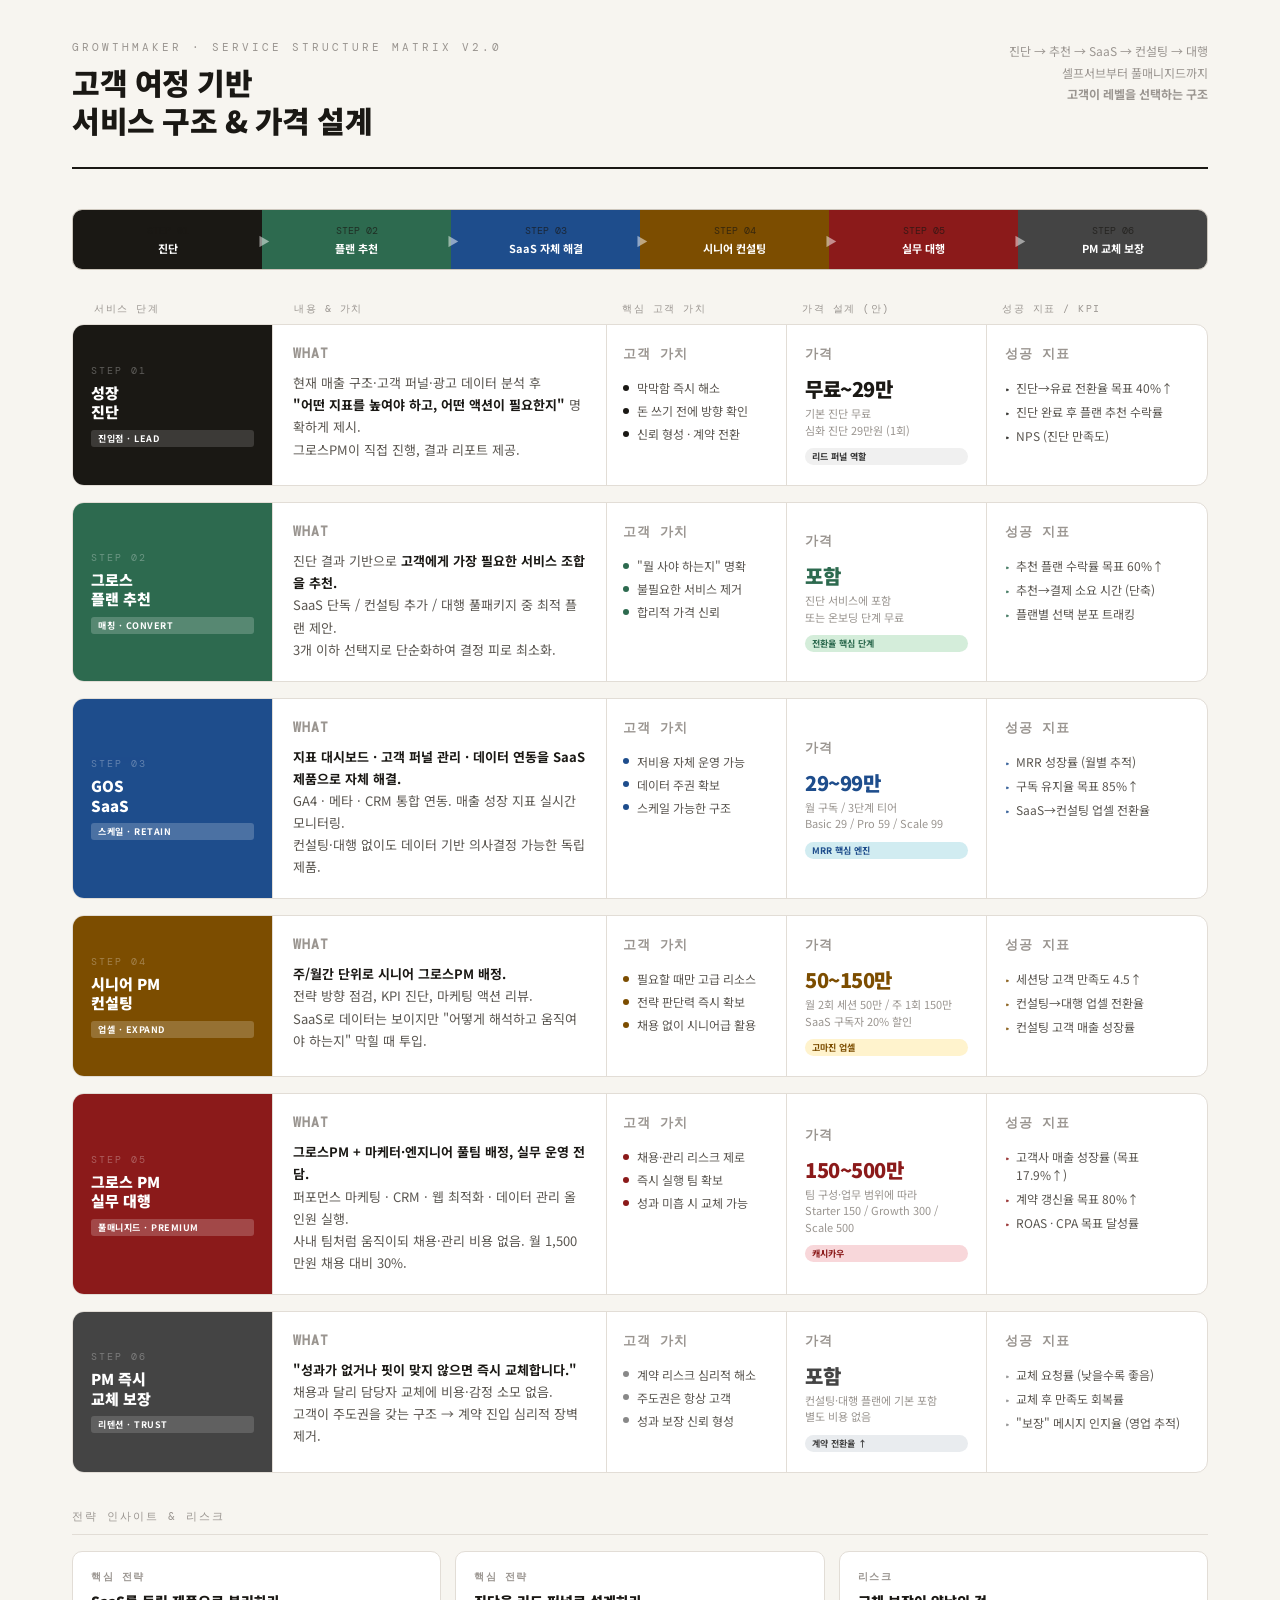
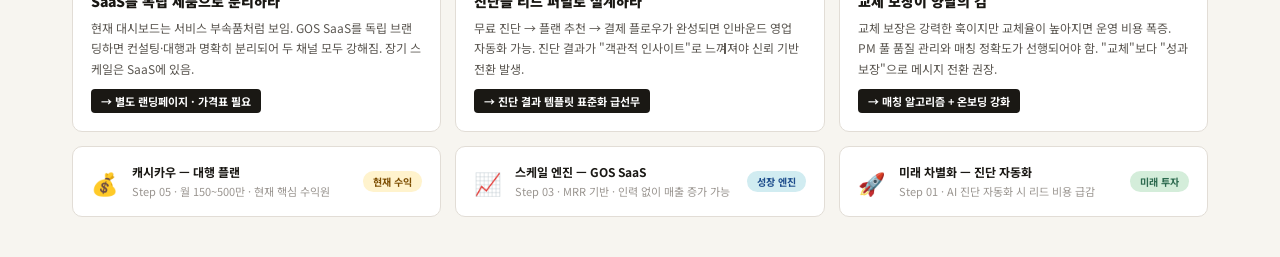
<file: service-structure.html>
<!DOCTYPE html>
<html lang="ko">
<head>
<meta charset="UTF-8">
<meta name="viewport" content="width=device-width, initial-scale=1.0">
<title>그로스메이커 서비스 구조 매트릭스</title>
<style>
@import url('https://fonts.googleapis.com/css2?family=Noto+Sans+KR:wght@300;400;500;700;900&family=DM+Mono:wght@400;500&display=swap');

:root {
  --bg: #f7f5f0;
  --surface: #ffffff;
  --border: #e2ddd6;
  --border2: #ccc6bc;
  --text: #1a1814;
  --text-mid: #5a5650;
  --text-muted: #9a9590;
  --s1: #1a1814;   /* 진단 */
  --s2: #2d6a4f;   /* 플랜 */
  --s3: #1e4d8c;   /* SaaS */
  --s4: #7c4d00;   /* 컨설팅 */
  --s5: #8b1a1a;   /* 대행 */
  --s6: #444;      /* 교체 */
  --accent: #e8401c;
}

* { margin:0; padding:0; box-sizing:border-box; }

body {
  background: var(--bg);
  color: var(--text);
  font-family: 'Noto Sans KR', sans-serif;
  padding: 40px 32px;
  max-width: 1200px;
  margin: 0 auto;
}

/* Header */
.header {
  display: flex;
  justify-content: space-between;
  align-items: flex-start;
  margin-bottom: 40px;
  padding-bottom: 28px;
  border-bottom: 2px solid var(--text);
}

.header-left {}
.brand {
  font-family: 'DM Mono', monospace;
  font-size: 11px;
  letter-spacing: 3px;
  color: var(--text-muted);
  text-transform: uppercase;
  margin-bottom: 10px;
}
h1 {
  font-size: 30px;
  font-weight: 900;
  line-height: 1.25;
  letter-spacing: -0.5px;
}
.header-right {
  text-align: right;
  font-size: 12px;
  color: var(--text-muted);
  line-height: 1.8;
}

/* Journey bar */
.journey-bar {
  display: flex;
  gap: 0;
  margin-bottom: 32px;
  overflow: hidden;
  border-radius: 10px;
  border: 1px solid var(--border2);
}

.journey-step {
  flex: 1;
  padding: 14px 12px;
  text-align: center;
  position: relative;
  cursor: default;
  transition: filter 0.2s;
}

.journey-step:hover { filter: brightness(1.08); }

.journey-step::after {
  content: '▶';
  position: absolute;
  right: -8px;
  top: 50%;
  transform: translateY(-50%);
  font-size: 12px;
  color: rgba(255,255,255,0.5);
  z-index: 2;
}
.journey-step:last-child::after { display: none; }

.js-num {
  font-family: 'DM Mono', monospace;
  font-size: 10px;
  opacity: 0.7;
  margin-bottom: 4px;
}
.js-name {
  font-size: 11px;
  font-weight: 700;
  color: #fff;
  line-height: 1.3;
}

/* Main grid */
.service-grid {
  display: flex;
  flex-direction: column;
  gap: 16px;
  margin-bottom: 36px;
}

.service-row {
  display: grid;
  grid-template-columns: 200px 1fr 180px 200px 220px;
  gap: 0;
  background: var(--surface);
  border-radius: 12px;
  border: 1px solid var(--border);
  overflow: hidden;
  transition: box-shadow 0.2s;
}

.service-row:hover {
  box-shadow: 0 4px 20px rgba(0,0,0,0.08);
}

.col-label {
  padding: 20px 18px;
  border-right: 1px solid var(--border);
  display: flex;
  flex-direction: column;
  justify-content: center;
}

.step-num {
  font-family: 'DM Mono', monospace;
  font-size: 10px;
  letter-spacing: 2px;
  margin-bottom: 6px;
  opacity: 0.6;
}

.step-name {
  font-size: 15px;
  font-weight: 900;
  line-height: 1.3;
  margin-bottom: 4px;
}

.step-tag {
  display: inline-block;
  font-size: 9px;
  font-weight: 700;
  padding: 2px 7px;
  border-radius: 3px;
  letter-spacing: 0.5px;
  text-transform: uppercase;
  margin-top: 4px;
}

.col-main {
  padding: 20px 20px;
  border-right: 1px solid var(--border);
}

.col-title {
  font-size: 13px;
  font-weight: 700;
  color: var(--text-muted);
  letter-spacing: 1px;
  text-transform: uppercase;
  font-family: 'DM Mono', monospace;
  margin-bottom: 10px;
}

.col-desc {
  font-size: 13px;
  color: var(--text-mid);
  line-height: 1.7;
}

.col-desc strong {
  color: var(--text);
  font-weight: 700;
}

.col-value {
  padding: 20px 16px;
  border-right: 1px solid var(--border);
  display: flex;
  flex-direction: column;
  gap: 6px;
}

.val-item {
  display: flex;
  align-items: center;
  gap: 8px;
  font-size: 12px;
  color: var(--text-mid);
}

.val-dot {
  width: 6px;
  height: 6px;
  border-radius: 50%;
  flex-shrink: 0;
}

.col-price {
  padding: 20px 18px;
  border-right: 1px solid var(--border);
  display: flex;
  flex-direction: column;
  justify-content: center;
  gap: 6px;
}

.price-main {
  font-size: 20px;
  font-weight: 900;
  letter-spacing: -0.5px;
  line-height: 1;
}

.price-sub {
  font-size: 11px;
  color: var(--text-muted);
  line-height: 1.5;
}

.price-badge {
  display: inline-block;
  font-size: 9px;
  font-weight: 700;
  padding: 2px 7px;
  border-radius: 20px;
  margin-top: 4px;
}

.col-kpi {
  padding: 20px 18px;
  display: flex;
  flex-direction: column;
  gap: 6px;
}

.kpi-item {
  font-size: 12px;
  color: var(--text-mid);
  display: flex;
  align-items: flex-start;
  gap: 6px;
  line-height: 1.5;
}

.kpi-arrow {
  font-size: 10px;
  flex-shrink: 0;
  margin-top: 2px;
}

/* Row color themes */
.row-1 .col-label { background: var(--s1); color: #fff; }
.row-1 .step-num { color: rgba(255,255,255,0.5); }
.row-1 .step-tag { background: rgba(255,255,255,0.15); color: #fff; }
.row-1 .price-main { color: var(--s1); }
.row-1 .val-dot { background: var(--s1); }
.row-1 .kpi-arrow { color: var(--s1); }

.row-2 .col-label { background: var(--s2); color: #fff; }
.row-2 .step-num { color: rgba(255,255,255,0.5); }
.row-2 .step-tag { background: rgba(255,255,255,0.2); color: #fff; }
.row-2 .price-main { color: var(--s2); }
.row-2 .val-dot { background: var(--s2); }
.row-2 .kpi-arrow { color: var(--s2); }

.row-3 .col-label { background: var(--s3); color: #fff; }
.row-3 .step-num { color: rgba(255,255,255,0.5); }
.row-3 .step-tag { background: rgba(255,255,255,0.2); color: #fff; }
.row-3 .price-main { color: var(--s3); }
.row-3 .val-dot { background: var(--s3); }
.row-3 .kpi-arrow { color: var(--s3); }

.row-4 .col-label { background: var(--s4); color: #fff; }
.row-4 .step-num { color: rgba(255,255,255,0.5); }
.row-4 .step-tag { background: rgba(255,255,255,0.2); color: #fff; }
.row-4 .price-main { color: var(--s4); }
.row-4 .val-dot { background: var(--s4); }
.row-4 .kpi-arrow { color: var(--s4); }

.row-5 .col-label { background: var(--s5); color: #fff; }
.row-5 .step-num { color: rgba(255,255,255,0.5); }
.row-5 .step-tag { background: rgba(255,255,255,0.2); color: #fff; }
.row-5 .price-main { color: var(--s5); }
.row-5 .val-dot { background: var(--s5); }
.row-5 .kpi-arrow { color: var(--s5); }

.row-6 .col-label { background: #444; color: #fff; }
.row-6 .step-num { color: rgba(255,255,255,0.5); }
.row-6 .step-tag { background: rgba(255,255,255,0.15); color: #fff; }
.row-6 .price-main { color: #444; }
.row-6 .val-dot { background: #888; }
.row-6 .kpi-arrow { color: #888; }

/* Column headers */
.col-headers {
  display: grid;
  grid-template-columns: 200px 1fr 180px 200px 220px;
  gap: 0;
  margin-bottom: 8px;
  padding: 0 4px;
}

.col-h {
  font-family: 'DM Mono', monospace;
  font-size: 10px;
  color: var(--text-muted);
  letter-spacing: 1.5px;
  text-transform: uppercase;
  padding: 0 18px;
}

/* Strategy box */
.strategy-section {
  margin-top: 12px;
}

.strategy-title {
  font-family: 'DM Mono', monospace;
  font-size: 11px;
  letter-spacing: 2px;
  color: var(--text-muted);
  text-transform: uppercase;
  margin-bottom: 16px;
  padding-bottom: 10px;
  border-bottom: 1px solid var(--border);
}

.strategy-grid {
  display: grid;
  grid-template-columns: repeat(3, 1fr);
  gap: 14px;
}

.strategy-card {
  background: var(--surface);
  border: 1px solid var(--border);
  border-radius: 10px;
  padding: 18px;
}

.sc-label {
  font-size: 10px;
  font-weight: 700;
  letter-spacing: 1.5px;
  text-transform: uppercase;
  color: var(--text-muted);
  margin-bottom: 8px;
  font-family: 'DM Mono', monospace;
}

.sc-title {
  font-size: 14px;
  font-weight: 900;
  margin-bottom: 8px;
  line-height: 1.3;
}

.sc-body {
  font-size: 12px;
  color: var(--text-mid);
  line-height: 1.7;
}

.sc-highlight {
  display: inline-block;
  margin-top: 10px;
  font-size: 11px;
  font-weight: 700;
  padding: 4px 10px;
  border-radius: 4px;
  background: var(--text);
  color: #fff;
}

/* Revenue model */
.revenue-row {
  display: flex;
  gap: 14px;
  margin-top: 14px;
}
.rev-card {
  flex: 1;
  background: var(--surface);
  border: 1px solid var(--border);
  border-radius: 10px;
  padding: 16px 18px;
  display: flex;
  align-items: center;
  gap: 14px;
}
.rev-icon {
  font-size: 22px;
  flex-shrink: 0;
}
.rev-name {
  font-size: 12px;
  font-weight: 700;
  margin-bottom: 3px;
}
.rev-desc {
  font-size: 11px;
  color: var(--text-muted);
  line-height: 1.5;
}
.rev-tag {
  margin-left: auto;
  font-size: 10px;
  font-weight: 700;
  padding: 3px 10px;
  border-radius: 20px;
  white-space: nowrap;
  flex-shrink: 0;
}

.tag-cash { background: #fff3cd; color: #7c4d00; }
.tag-scale { background: #d1ecf1; color: #1e4d8c; }
.tag-future { background: #d4edda; color: #2d6a4f; }

@media (max-width: 900px) {
  .service-row { grid-template-columns: 1fr; }
  .col-headers { display: none; }
  .col-label, .col-main, .col-value, .col-price, .col-kpi {
    border-right: none;
    border-bottom: 1px solid var(--border);
  }
  .strategy-grid { grid-template-columns: 1fr; }
  .journey-bar { flex-direction: column; border-radius: 10px; }
  .journey-step::after { display: none; }
  .header { flex-direction: column; gap: 12px; }
  .header-right { text-align: left; }
  .revenue-row { flex-direction: column; }
}
</style>
</head>
<body>

<div class="header">
  <div class="header-left">
    <div class="brand">GROWTHMAKER · Service Structure Matrix v2.0</div>
    <h1>고객 여정 기반<br>서비스 구조 & 가격 설계</h1>
  </div>
  <div class="header-right">
    진단 → 추천 → SaaS → 컨설팅 → 대행<br>
    셀프서브부터 풀매니지드까지<br>
    <strong>고객이 레벨을 선택하는 구조</strong>
  </div>
</div>

<!-- Journey Bar -->
<div class="journey-bar">
  <div class="journey-step" style="background:var(--s1)">
    <div class="js-num">STEP 01</div>
    <div class="js-name">진단</div>
  </div>
  <div class="journey-step" style="background:var(--s2)">
    <div class="js-num">STEP 02</div>
    <div class="js-name">플랜 추천</div>
  </div>
  <div class="journey-step" style="background:var(--s3)">
    <div class="js-num">STEP 03</div>
    <div class="js-name">SaaS 자체 해결</div>
  </div>
  <div class="journey-step" style="background:var(--s4)">
    <div class="js-num">STEP 04</div>
    <div class="js-name">시니어 컨설팅</div>
  </div>
  <div class="journey-step" style="background:var(--s5)">
    <div class="js-num">STEP 05</div>
    <div class="js-name">실무 대행</div>
  </div>
  <div class="journey-step" style="background:var(--s6)">
    <div class="js-num">STEP 06</div>
    <div class="js-name">PM 교체 보장</div>
  </div>
</div>

<!-- Column headers -->
<div class="col-headers">
  <div class="col-h">서비스 단계</div>
  <div class="col-h">내용 & 가치</div>
  <div class="col-h">핵심 고객 가치</div>
  <div class="col-h">가격 설계 (안)</div>
  <div class="col-h">성공 지표 / KPI</div>
</div>

<!-- Service Grid -->
<div class="service-grid">

  <!-- ROW 1: 진단 -->
  <div class="service-row row-1">
    <div class="col-label">
      <div class="step-num">STEP 01</div>
      <div class="step-name">성장<br>진단</div>
      <span class="step-tag">진입점 · Lead</span>
    </div>
    <div class="col-main">
      <div class="col-title">What</div>
      <div class="col-desc">
        현재 매출 구조·고객 퍼널·광고 데이터 분석 후<br>
        <strong>"어떤 지표를 높여야 하고, 어떤 액션이 필요한지"</strong> 명확하게 제시.<br>
        그로스PM이 직접 진행, 결과 리포트 제공.
      </div>
    </div>
    <div class="col-value">
      <div class="col-title">고객 가치</div>
      <div class="val-item"><div class="val-dot"></div>막막함 즉시 해소</div>
      <div class="val-item"><div class="val-dot"></div>돈 쓰기 전에 방향 확인</div>
      <div class="val-item"><div class="val-dot"></div>신뢰 형성 · 계약 전환</div>
    </div>
    <div class="col-price">
      <div class="col-title">가격</div>
      <div class="price-main">무료~29만</div>
      <div class="price-sub">기본 진단 무료<br>심화 진단 29만원 (1회)</div>
      <span class="price-badge" style="background:#f0f0f0;color:#333">리드 퍼널 역할</span>
    </div>
    <div class="col-kpi">
      <div class="col-title">성공 지표</div>
      <div class="kpi-item"><span class="kpi-arrow">▸</span>진단→유료 전환율 목표 40%↑</div>
      <div class="kpi-item"><span class="kpi-arrow">▸</span>진단 완료 후 플랜 추천 수락률</div>
      <div class="kpi-item"><span class="kpi-arrow">▸</span>NPS (진단 만족도)</div>
    </div>
  </div>

  <!-- ROW 2: 플랜 추천 -->
  <div class="service-row row-2">
    <div class="col-label">
      <div class="step-num">STEP 02</div>
      <div class="step-name">그로스<br>플랜 추천</div>
      <span class="step-tag">매칭 · Convert</span>
    </div>
    <div class="col-main">
      <div class="col-title">What</div>
      <div class="col-desc">
        진단 결과 기반으로 <strong>고객에게 가장 필요한 서비스 조합을 추천.</strong><br>
        SaaS 단독 / 컨설팅 추가 / 대행 풀패키지 중 최적 플랜 제안.<br>
        3개 이하 선택지로 단순화하여 결정 피로 최소화.
      </div>
    </div>
    <div class="col-value">
      <div class="col-title">고객 가치</div>
      <div class="val-item"><div class="val-dot"></div>"뭘 사야 하는지" 명확</div>
      <div class="val-item"><div class="val-dot"></div>불필요한 서비스 제거</div>
      <div class="val-item"><div class="val-dot"></div>합리적 가격 신뢰</div>
    </div>
    <div class="col-price">
      <div class="col-title">가격</div>
      <div class="price-main">포함</div>
      <div class="price-sub">진단 서비스에 포함<br>또는 온보딩 단계 무료</div>
      <span class="price-badge" style="background:#d4edda;color:#2d6a4f">전환율 핵심 단계</span>
    </div>
    <div class="col-kpi">
      <div class="col-title">성공 지표</div>
      <div class="kpi-item"><span class="kpi-arrow">▸</span>추천 플랜 수락률 목표 60%↑</div>
      <div class="kpi-item"><span class="kpi-arrow">▸</span>추천→결제 소요 시간 (단축)</div>
      <div class="kpi-item"><span class="kpi-arrow">▸</span>플랜별 선택 분포 트래킹</div>
    </div>
  </div>

  <!-- ROW 3: SaaS -->
  <div class="service-row row-3">
    <div class="col-label">
      <div class="step-num">STEP 03</div>
      <div class="step-name">GOS<br>SaaS</div>
      <span class="step-tag">스케일 · Retain</span>
    </div>
    <div class="col-main">
      <div class="col-title">What</div>
      <div class="col-desc">
        <strong>지표 대시보드 · 고객 퍼널 관리 · 데이터 연동을 SaaS 제품으로 자체 해결.</strong><br>
        GA4 · 메타 · CRM 통합 연동. 매출 성장 지표 실시간 모니터링.<br>
        컨설팅·대행 없이도 데이터 기반 의사결정 가능한 독립 제품.
      </div>
    </div>
    <div class="col-value">
      <div class="col-title">고객 가치</div>
      <div class="val-item"><div class="val-dot"></div>저비용 자체 운영 가능</div>
      <div class="val-item"><div class="val-dot"></div>데이터 주권 확보</div>
      <div class="val-item"><div class="val-dot"></div>스케일 가능한 구조</div>
    </div>
    <div class="col-price">
      <div class="col-title">가격</div>
      <div class="price-main">29~99만</div>
      <div class="price-sub">월 구독 / 3단계 티어<br>Basic 29 / Pro 59 / Scale 99</div>
      <span class="price-badge" style="background:#d1ecf1;color:#1e4d8c">MRR 핵심 엔진</span>
    </div>
    <div class="col-kpi">
      <div class="col-title">성공 지표</div>
      <div class="kpi-item"><span class="kpi-arrow">▸</span>MRR 성장률 (월별 추적)</div>
      <div class="kpi-item"><span class="kpi-arrow">▸</span>구독 유지율 목표 85%↑</div>
      <div class="kpi-item"><span class="kpi-arrow">▸</span>SaaS→컨설팅 업셀 전환율</div>
    </div>
  </div>

  <!-- ROW 4: 컨설팅 -->
  <div class="service-row row-4">
    <div class="col-label">
      <div class="step-num">STEP 04</div>
      <div class="step-name">시니어 PM<br>컨설팅</div>
      <span class="step-tag">업셀 · Expand</span>
    </div>
    <div class="col-main">
      <div class="col-title">What</div>
      <div class="col-desc">
        <strong>주/월간 단위로 시니어 그로스PM 배정.</strong><br>
        전략 방향 점검, KPI 진단, 마케팅 액션 리뷰.<br>
        SaaS로 데이터는 보이지만 "어떻게 해석하고 움직여야 하는지" 막힐 때 투입.
      </div>
    </div>
    <div class="col-value">
      <div class="col-title">고객 가치</div>
      <div class="val-item"><div class="val-dot"></div>필요할 때만 고급 리소스</div>
      <div class="val-item"><div class="val-dot"></div>전략 판단력 즉시 확보</div>
      <div class="val-item"><div class="val-dot"></div>채용 없이 시니어급 활용</div>
    </div>
    <div class="col-price">
      <div class="col-title">가격</div>
      <div class="price-main">50~150만</div>
      <div class="price-sub">월 2회 세션 50만 / 주 1회 150만<br>SaaS 구독자 20% 할인</div>
      <span class="price-badge" style="background:#fff3cd;color:#7c4d00">고마진 업셀</span>
    </div>
    <div class="col-kpi">
      <div class="col-title">성공 지표</div>
      <div class="kpi-item"><span class="kpi-arrow">▸</span>세션당 고객 만족도 4.5↑</div>
      <div class="kpi-item"><span class="kpi-arrow">▸</span>컨설팅→대행 업셀 전환율</div>
      <div class="kpi-item"><span class="kpi-arrow">▸</span>컨설팅 고객 매출 성장률</div>
    </div>
  </div>

  <!-- ROW 5: 대행 -->
  <div class="service-row row-5">
    <div class="col-label">
      <div class="step-num">STEP 05</div>
      <div class="step-name">그로스 PM<br>실무 대행</div>
      <span class="step-tag">풀매니지드 · Premium</span>
    </div>
    <div class="col-main">
      <div class="col-title">What</div>
      <div class="col-desc">
        <strong>그로스PM + 마케터·엔지니어 풀팀 배정, 실무 운영 전담.</strong><br>
        퍼포먼스 마케팅 · CRM · 웹 최적화 · 데이터 관리 올인원 실행.<br>
        사내 팀처럼 움직이되 채용·관리 비용 없음. 월 1,500만원 채용 대비 30%.
      </div>
    </div>
    <div class="col-value">
      <div class="col-title">고객 가치</div>
      <div class="val-item"><div class="val-dot"></div>채용·관리 리스크 제로</div>
      <div class="val-item"><div class="val-dot"></div>즉시 실행 팀 확보</div>
      <div class="val-item"><div class="val-dot"></div>성과 미흡 시 교체 가능</div>
    </div>
    <div class="col-price">
      <div class="col-title">가격</div>
      <div class="price-main">150~500만</div>
      <div class="price-sub">팀 구성·업무 범위에 따라<br>Starter 150 / Growth 300 / Scale 500</div>
      <span class="price-badge" style="background:#f8d7da;color:#8b1a1a">캐시카우</span>
    </div>
    <div class="col-kpi">
      <div class="col-title">성공 지표</div>
      <div class="kpi-item"><span class="kpi-arrow">▸</span>고객사 매출 성장률 (목표 17.9%↑)</div>
      <div class="kpi-item"><span class="kpi-arrow">▸</span>계약 갱신율 목표 80%↑</div>
      <div class="kpi-item"><span class="kpi-arrow">▸</span>ROAS · CPA 목표 달성률</div>
    </div>
  </div>

  <!-- ROW 6: 교체 보장 -->
  <div class="service-row row-6">
    <div class="col-label">
      <div class="step-num">STEP 06</div>
      <div class="step-name">PM 즉시<br>교체 보장</div>
      <span class="step-tag">리텐션 · Trust</span>
    </div>
    <div class="col-main">
      <div class="col-title">What</div>
      <div class="col-desc">
        <strong>"성과가 없거나 핏이 맞지 않으면 즉시 교체합니다."</strong><br>
        채용과 달리 담당자 교체에 비용·감정 소모 없음.<br>
        고객이 주도권을 갖는 구조 → 계약 진입 심리적 장벽 제거.
      </div>
    </div>
    <div class="col-value">
      <div class="col-title">고객 가치</div>
      <div class="val-item"><div class="val-dot"></div>계약 리스크 심리적 해소</div>
      <div class="val-item"><div class="val-dot"></div>주도권은 항상 고객</div>
      <div class="val-item"><div class="val-dot"></div>성과 보장 신뢰 형성</div>
    </div>
    <div class="col-price">
      <div class="col-title">가격</div>
      <div class="price-main">포함</div>
      <div class="price-sub">컨설팅·대행 플랜에 기본 포함<br>별도 비용 없음</div>
      <span class="price-badge" style="background:#e9ecef;color:#444">계약 전환율 ↑</span>
    </div>
    <div class="col-kpi">
      <div class="col-title">성공 지표</div>
      <div class="kpi-item"><span class="kpi-arrow">▸</span>교체 요청률 (낮을수록 좋음)</div>
      <div class="kpi-item"><span class="kpi-arrow">▸</span>교체 후 만족도 회복률</div>
      <div class="kpi-item"><span class="kpi-arrow">▸</span>"보장" 메시지 인지율 (영업 추적)</div>
    </div>
  </div>

</div>

<!-- Strategy Section -->
<div class="strategy-section">
  <div class="strategy-title">전략 인사이트 & 리스크</div>
  <div class="strategy-grid">
    <div class="strategy-card">
      <div class="sc-label">핵심 전략</div>
      <div class="sc-title">SaaS를 독립 제품으로 분리하라</div>
      <div class="sc-body">현재 대시보드는 서비스 부속품처럼 보임. GOS SaaS를 독립 브랜딩하면 컨설팅·대행과 명확히 분리되어 두 채널 모두 강해짐. 장기 스케일은 SaaS에 있음.</div>
      <span class="sc-highlight">→ 별도 랜딩페이지 · 가격표 필요</span>
    </div>
    <div class="strategy-card">
      <div class="sc-label">핵심 전략</div>
      <div class="sc-title">진단을 리드 퍼널로 설계하라</div>
      <div class="sc-body">무료 진단 → 플랜 추천 → 결제 플로우가 완성되면 인바운드 영업 자동화 가능. 진단 결과가 "객관적 인사이트"로 느껴져야 신뢰 기반 전환 발생.</div>
      <span class="sc-highlight">→ 진단 결과 템플릿 표준화 급선무</span>
    </div>
    <div class="strategy-card">
      <div class="sc-label">리스크</div>
      <div class="sc-title">교체 보장이 양날의 검</div>
      <div class="sc-body">교체 보장은 강력한 훅이지만 교체율이 높아지면 운영 비용 폭증. PM 풀 품질 관리와 매칭 정확도가 선행되어야 함. "교체"보다 "성과 보장"으로 메시지 전환 권장.</div>
      <span class="sc-highlight">→ 매칭 알고리즘 + 온보딩 강화</span>
    </div>
  </div>

  <!-- Revenue Model -->
  <div class="revenue-row">
    <div class="rev-card">
      <div class="rev-icon">💰</div>
      <div>
        <div class="rev-name">캐시카우 — 대행 플랜</div>
        <div class="rev-desc">Step 05 · 월 150~500만 · 현재 핵심 수익원</div>
      </div>
      <span class="rev-tag tag-cash">현재 수익</span>
    </div>
    <div class="rev-card">
      <div class="rev-icon">📈</div>
      <div>
        <div class="rev-name">스케일 엔진 — GOS SaaS</div>
        <div class="rev-desc">Step 03 · MRR 기반 · 인력 없이 매출 증가 가능</div>
      </div>
      <span class="rev-tag tag-scale">성장 엔진</span>
    </div>
    <div class="rev-card">
      <div class="rev-icon">🚀</div>
      <div>
        <div class="rev-name">미래 차별화 — 진단 자동화</div>
        <div class="rev-desc">Step 01 · AI 진단 자동화 시 리드 비용 급감</div>
      </div>
      <span class="rev-tag tag-future">미래 투자</span>
    </div>
  </div>
</div>

</body>
</html>
</file>
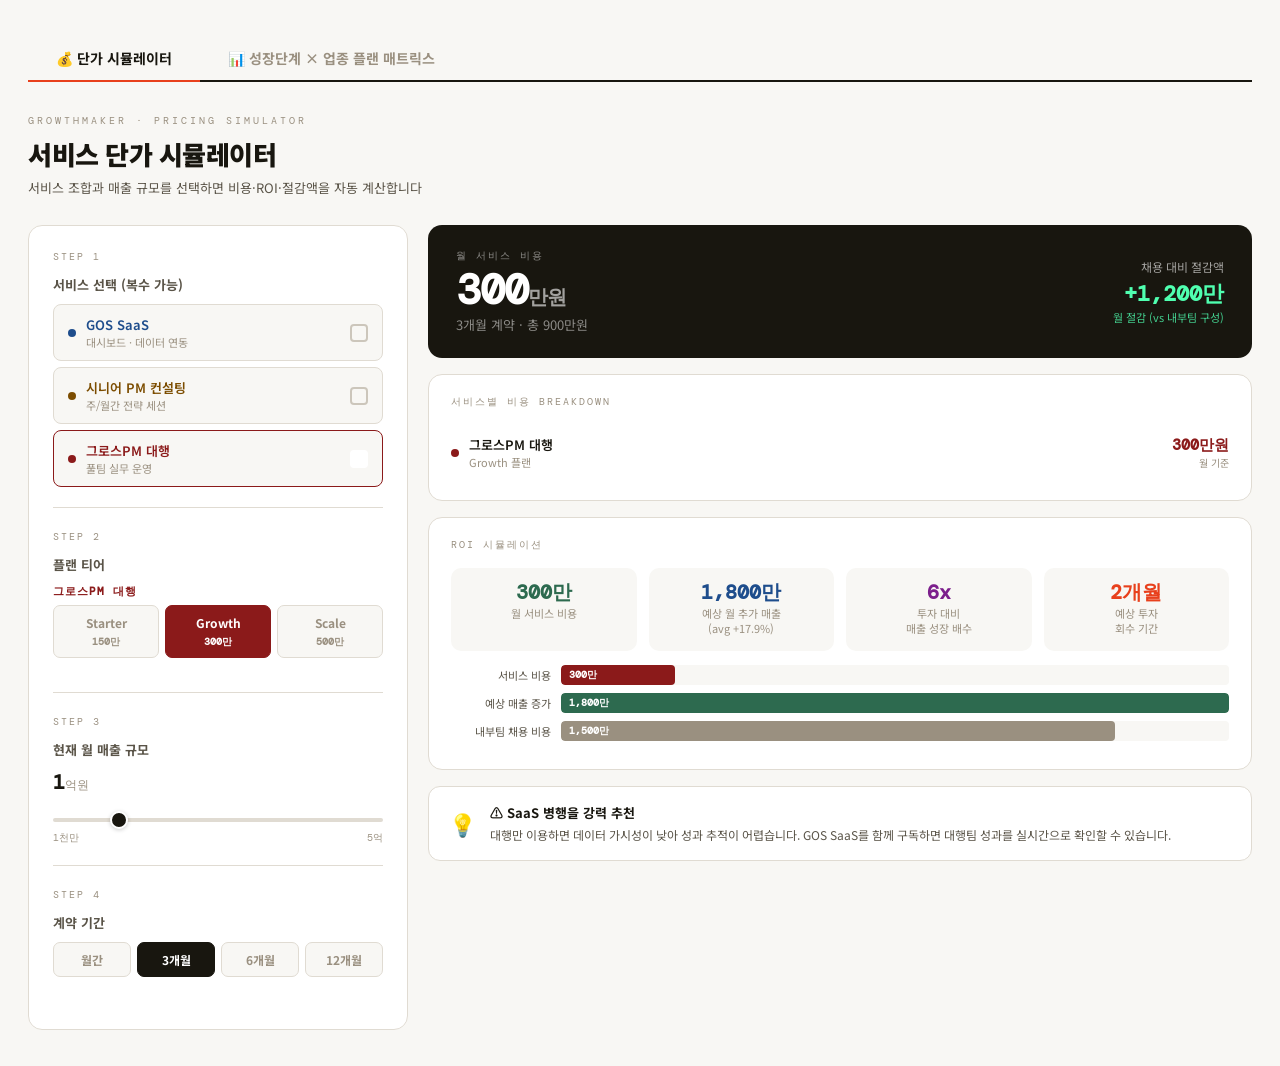
<file: simulator-matrix.html>
<!DOCTYPE html>
<html lang="ko">
<head>
<meta charset="UTF-8">
<meta name="viewport" content="width=device-width, initial-scale=1.0">
<title>그로스메이커 플랜 시뮬레이터</title>
<style>
@import url('https://fonts.googleapis.com/css2?family=Noto+Sans+KR:wght@300;400;500;700;900&family=DM+Mono:wght@400;500;700&display=swap');

:root {
  --bg: #f8f7f4;
  --surface: #ffffff;
  --surface2: #f2f0ec;
  --border: #e0dbd2;
  --border2: #ccc6bb;
  --text: #18160f;
  --mid: #5a5448;
  --muted: #9a9080;
  --accent: #e8401c;

  --early: #2d6a4f;
  --growth: #1e4d8c;
  --scale: #7c1f8c;

  --ec: #e8401c;
  --app: #1e6fbf;
  --saas: #2d6a4f;
  --beauty: #b5507a;
  --local: #7c5c00;

  --saas-col: #1e4d8c;
  --consult-col: #7c4d00;
  --agency-col: #8b1a1a;
}

* { margin:0; padding:0; box-sizing:border-box; }

body {
  background: var(--bg);
  color: var(--text);
  font-family: 'Noto Sans KR', sans-serif;
  padding: 36px 28px;
  max-width: 1280px;
  margin: 0 auto;
}

/* Tabs */
.top-tabs {
  display: flex;
  gap: 0;
  margin-bottom: 32px;
  border-bottom: 2px solid var(--text);
}

.top-tab {
  padding: 12px 28px;
  font-size: 14px;
  font-weight: 700;
  cursor: pointer;
  border: none;
  background: transparent;
  color: var(--muted);
  font-family: 'Noto Sans KR', sans-serif;
  position: relative;
  transition: color 0.2s;
}

.top-tab.active {
  color: var(--text);
}

.top-tab.active::after {
  content: '';
  position: absolute;
  bottom: -2px;
  left: 0;
  width: 100%;
  height: 2px;
  background: var(--accent);
}

.page { display: none; }
.page.active { display: block; }

/* ============ PAGE 1: SIMULATOR ============ */
.sim-header {
  margin-bottom: 28px;
}
.sim-label {
  font-family: 'DM Mono', monospace;
  font-size: 10px;
  letter-spacing: 3px;
  color: var(--muted);
  text-transform: uppercase;
  margin-bottom: 8px;
}
.sim-title {
  font-size: 26px;
  font-weight: 900;
  letter-spacing: -0.5px;
  margin-bottom: 6px;
}
.sim-sub {
  font-size: 13px;
  color: var(--mid);
}

.sim-layout {
  display: grid;
  grid-template-columns: 380px 1fr;
  gap: 20px;
  align-items: start;
}

/* Controls */
.controls-panel {
  background: var(--surface);
  border: 1px solid var(--border);
  border-radius: 14px;
  padding: 24px;
  position: sticky;
  top: 20px;
}

.ctrl-section {
  margin-bottom: 22px;
  padding-bottom: 20px;
  border-bottom: 1px solid var(--border);
}
.ctrl-section:last-child { border-bottom: none; margin-bottom: 0; }

.ctrl-label {
  font-family: 'DM Mono', monospace;
  font-size: 10px;
  letter-spacing: 2px;
  text-transform: uppercase;
  color: var(--muted);
  margin-bottom: 12px;
}

.ctrl-title {
  font-size: 13px;
  font-weight: 700;
  color: var(--mid);
  margin-bottom: 10px;
}

/* Toggle group */
.toggle-group {
  display: flex;
  flex-direction: column;
  gap: 6px;
}

.toggle-item {
  display: flex;
  align-items: center;
  justify-content: space-between;
  padding: 10px 14px;
  border-radius: 8px;
  border: 1px solid var(--border);
  cursor: pointer;
  transition: all 0.15s;
  background: var(--bg);
}

.toggle-item:hover { border-color: var(--border2); }
.toggle-item.selected { border-color: currentColor; }

.ti-left { display: flex; align-items: center; gap: 10px; }
.ti-dot { width: 8px; height: 8px; border-radius: 50%; flex-shrink: 0; }
.ti-name { font-size: 13px; font-weight: 600; }
.ti-sub { font-size: 11px; color: var(--muted); }
.ti-price {
  font-family: 'DM Mono', monospace;
  font-size: 12px;
  font-weight: 700;
}

.ti-check {
  width: 18px; height: 18px;
  border-radius: 4px;
  border: 2px solid var(--border2);
  display: flex; align-items: center; justify-content: center;
  font-size: 11px;
  flex-shrink: 0;
  transition: all 0.15s;
}

.toggle-item.selected .ti-check {
  background: currentColor;
  border-color: currentColor;
  color: #fff;
}
.toggle-item.selected .ti-check::after { content: '✓'; color: #fff; font-weight: 700; }

/* Tier selector */
.tier-row {
  display: flex;
  gap: 6px;
}

.tier-btn {
  flex: 1;
  padding: 8px 4px;
  border-radius: 7px;
  border: 1px solid var(--border);
  font-size: 12px;
  font-weight: 700;
  cursor: pointer;
  background: var(--bg);
  color: var(--muted);
  font-family: 'Noto Sans KR', sans-serif;
  text-align: center;
  transition: all 0.15s;
}

.tier-btn.active {
  background: var(--text);
  color: #fff;
  border-color: var(--text);
}

/* Slider */
.slider-wrap {
  margin-top: 8px;
}

.slider-val {
  font-family: 'DM Mono', monospace;
  font-size: 20px;
  font-weight: 700;
  color: var(--text);
  margin-bottom: 8px;
}

.slider-unit {
  font-size: 12px;
  color: var(--muted);
  font-weight: 400;
}

input[type=range] {
  width: 100%;
  -webkit-appearance: none;
  height: 4px;
  background: var(--border);
  border-radius: 2px;
  outline: none;
}
input[type=range]::-webkit-slider-thumb {
  -webkit-appearance: none;
  width: 18px; height: 18px;
  border-radius: 50%;
  background: var(--text);
  cursor: pointer;
  border: 2px solid #fff;
  box-shadow: 0 1px 4px rgba(0,0,0,0.2);
}

.slider-labels {
  display: flex;
  justify-content: space-between;
  font-size: 10px;
  color: var(--muted);
  margin-top: 4px;
  font-family: 'DM Mono', monospace;
}

/* Results panel */
.results-panel {
  display: flex;
  flex-direction: column;
  gap: 16px;
}

/* Big total card */
.total-card {
  background: var(--text);
  color: #fff;
  border-radius: 14px;
  padding: 24px 28px;
  display: flex;
  align-items: center;
  justify-content: space-between;
}

.tc-left {}
.tc-label {
  font-family: 'DM Mono', monospace;
  font-size: 10px;
  letter-spacing: 2px;
  opacity: 0.5;
  margin-bottom: 6px;
  text-transform: uppercase;
}
.tc-amount {
  font-family: 'DM Mono', monospace;
  font-size: 42px;
  font-weight: 700;
  letter-spacing: -1px;
  line-height: 1;
}
.tc-period {
  font-size: 13px;
  opacity: 0.5;
  margin-top: 4px;
}

.tc-right {
  text-align: right;
}
.tc-compare {
  font-size: 12px;
  opacity: 0.6;
  margin-bottom: 4px;
}
.tc-save {
  font-family: 'DM Mono', monospace;
  font-size: 22px;
  font-weight: 700;
  color: #4fffb0;
}
.tc-save-label {
  font-size: 11px;
  color: #4fffb0;
  opacity: 0.8;
}

/* Breakdown */
.breakdown-card {
  background: var(--surface);
  border: 1px solid var(--border);
  border-radius: 14px;
  padding: 20px 22px;
}

.bc-title {
  font-family: 'DM Mono', monospace;
  font-size: 10px;
  letter-spacing: 2px;
  color: var(--muted);
  text-transform: uppercase;
  margin-bottom: 16px;
}

.bc-row {
  display: flex;
  align-items: center;
  justify-content: space-between;
  padding: 10px 0;
  border-bottom: 1px solid var(--border);
}
.bc-row:last-child { border-bottom: none; }

.bc-left { display: flex; align-items: center; gap: 10px; }
.bc-dot { width: 8px; height: 8px; border-radius: 50%; flex-shrink: 0; }
.bc-name { font-size: 13px; font-weight: 600; }
.bc-tier { font-size: 11px; color: var(--muted); }

.bc-right { text-align: right; }
.bc-price {
  font-family: 'DM Mono', monospace;
  font-size: 15px;
  font-weight: 700;
}
.bc-note { font-size: 10px; color: var(--muted); }

/* ROI card */
.roi-card {
  background: var(--surface);
  border: 1px solid var(--border);
  border-radius: 14px;
  padding: 20px 22px;
}

.roi-grid {
  display: grid;
  grid-template-columns: repeat(4, 1fr);
  gap: 12px;
  margin-top: 12px;
}

.roi-item {
  background: var(--bg);
  border-radius: 10px;
  padding: 14px 12px;
  text-align: center;
}

.roi-num {
  font-family: 'DM Mono', monospace;
  font-size: 20px;
  font-weight: 700;
  margin-bottom: 4px;
  line-height: 1;
}
.roi-label {
  font-size: 11px;
  color: var(--muted);
  line-height: 1.4;
}

/* Bar chart */
.bar-chart {
  margin-top: 14px;
}

.bar-row {
  display: flex;
  align-items: center;
  gap: 10px;
  margin-bottom: 8px;
}

.bar-label {
  font-size: 11px;
  color: var(--mid);
  width: 100px;
  flex-shrink: 0;
  text-align: right;
}

.bar-track {
  flex: 1;
  height: 20px;
  background: var(--bg);
  border-radius: 4px;
  overflow: hidden;
}

.bar-fill {
  height: 100%;
  border-radius: 4px;
  display: flex;
  align-items: center;
  padding-left: 8px;
  font-family: 'DM Mono', monospace;
  font-size: 10px;
  color: #fff;
  font-weight: 700;
  transition: width 0.5s ease;
}

/* Recommendation badge */
.rec-badge {
  background: var(--surface);
  border: 1px solid var(--border);
  border-radius: 12px;
  padding: 16px 20px;
  display: flex;
  align-items: center;
  gap: 14px;
}

.rb-icon { font-size: 22px; flex-shrink: 0; }
.rb-title { font-size: 13px; font-weight: 700; margin-bottom: 4px; }
.rb-desc { font-size: 12px; color: var(--mid); line-height: 1.5; }

/* ============ PAGE 2: GROWTH MATRIX ============ */

.matrix-header {
  margin-bottom: 28px;
}

/* Stage header bar */
.stage-bar {
  display: grid;
  grid-template-columns: 160px repeat(3, 1fr);
  gap: 8px;
  margin-bottom: 8px;
}

.stage-cell {
  border-radius: 10px;
  padding: 16px 18px;
  text-align: center;
}

.sc-num {
  font-family: 'DM Mono', monospace;
  font-size: 10px;
  letter-spacing: 2px;
  opacity: 0.7;
  margin-bottom: 4px;
}
.sc-name {
  font-size: 15px;
  font-weight: 900;
  margin-bottom: 3px;
}
.sc-sub {
  font-size: 11px;
  opacity: 0.7;
  line-height: 1.4;
}

/* Industry rows */
.industry-row {
  display: grid;
  grid-template-columns: 160px repeat(3, 1fr);
  gap: 8px;
  margin-bottom: 8px;
}

.industry-label {
  border-radius: 10px;
  display: flex;
  flex-direction: column;
  align-items: center;
  justify-content: center;
  text-align: center;
  padding: 16px 12px;
  color: #fff;
}

.il-icon { font-size: 22px; margin-bottom: 6px; }
.il-name { font-size: 13px; font-weight: 900; }
.il-sub { font-size: 10px; opacity: 0.7; margin-top: 3px; line-height: 1.4; }

/* Matrix cell */
.matrix-cell {
  background: var(--surface);
  border: 1px solid var(--border);
  border-radius: 10px;
  padding: 16px;
  transition: box-shadow 0.2s, border-color 0.2s;
  cursor: default;
}

.matrix-cell:hover {
  box-shadow: 0 3px 16px rgba(0,0,0,0.07);
}

.mc-growth {
  font-size: 11px;
  font-weight: 700;
  letter-spacing: 0.5px;
  margin-bottom: 8px;
  text-transform: uppercase;
}

.mc-needs {
  margin-bottom: 10px;
}

.mc-need-title {
  font-size: 10px;
  color: var(--muted);
  font-family: 'DM Mono', monospace;
  letter-spacing: 1px;
  text-transform: uppercase;
  margin-bottom: 5px;
}

.mc-need-item {
  font-size: 11px;
  color: var(--mid);
  padding: 2px 0 2px 10px;
  position: relative;
  line-height: 1.5;
}
.mc-need-item::before {
  content: '·';
  position: absolute;
  left: 2px;
  font-weight: 900;
}

.mc-plan {
  margin-top: 10px;
  padding-top: 10px;
  border-top: 1px solid var(--border);
}

.mc-plan-badge {
  display: inline-block;
  font-size: 10px;
  font-weight: 700;
  padding: 3px 9px;
  border-radius: 4px;
  margin-bottom: 5px;
  letter-spacing: 0.5px;
}

.mc-plan-name {
  font-size: 12px;
  font-weight: 700;
  margin-bottom: 3px;
}

.mc-plan-price {
  font-family: 'DM Mono', monospace;
  font-size: 13px;
  font-weight: 700;
  margin-bottom: 4px;
}

.mc-kpi {
  font-size: 10px;
  color: var(--muted);
  line-height: 1.5;
}

/* Priority dot */
.priority-pip {
  width: 6px; height: 6px;
  border-radius: 50%;
  display: inline-block;
  margin-right: 4px;
  vertical-align: middle;
}

/* Legend */
.matrix-legend {
  display: flex;
  gap: 16px;
  margin-bottom: 14px;
  flex-wrap: wrap;
}

.ml-item {
  display: flex;
  align-items: center;
  gap: 6px;
  font-size: 11px;
  color: var(--mid);
}

.ml-dot {
  width: 10px; height: 10px;
  border-radius: 3px;
}

/* Insight strip */
.insight-strip {
  display: grid;
  grid-template-columns: repeat(3, 1fr);
  gap: 10px;
  margin-top: 16px;
}

.is-card {
  background: var(--surface);
  border: 1px solid var(--border);
  border-radius: 10px;
  padding: 14px 16px;
}

.is-stage {
  font-family: 'DM Mono', monospace;
  font-size: 10px;
  letter-spacing: 1.5px;
  text-transform: uppercase;
  margin-bottom: 6px;
}

.is-title {
  font-size: 13px;
  font-weight: 800;
  margin-bottom: 6px;
}

.is-body {
  font-size: 11px;
  color: var(--mid);
  line-height: 1.6;
}

@media (max-width: 900px) {
  .sim-layout { grid-template-columns: 1fr; }
  .controls-panel { position: static; }
  .roi-grid { grid-template-columns: repeat(2,1fr); }
  .stage-bar, .industry-row { grid-template-columns: 1fr; }
  .insight-strip { grid-template-columns: 1fr; }
  .industry-label { border-radius: 10px; flex-direction: row; gap: 10px; }
}
</style>
</head>
<body>

<div class="top-tabs">
  <button class="top-tab active" onclick="switchPage('sim')">💰 단가 시뮬레이터</button>
  <button class="top-tab" onclick="switchPage('matrix')">📊 성장단계 × 업종 플랜 매트릭스</button>
</div>

<!-- ======== PAGE 1: SIMULATOR ======== -->
<div class="page active" id="page-sim">

  <div class="sim-header">
    <div class="sim-label">GROWTHMAKER · Pricing Simulator</div>
    <div class="sim-title">서비스 단가 시뮬레이터</div>
    <div class="sim-sub">서비스 조합과 매출 규모를 선택하면 비용·ROI·절감액을 자동 계산합니다</div>
  </div>

  <div class="sim-layout">

    <!-- Controls -->
    <div class="controls-panel">

      <div class="ctrl-section">
        <div class="ctrl-label">Step 1</div>
        <div class="ctrl-title">서비스 선택 (복수 가능)</div>
        <div class="toggle-group">
          <div class="toggle-item" id="ti-saas" style="color:var(--saas-col)" onclick="toggleService('saas')">
            <div class="ti-left">
              <div class="ti-dot" style="background:var(--saas-col)"></div>
              <div>
                <div class="ti-name">GOS SaaS</div>
                <div class="ti-sub">대시보드 · 데이터 연동</div>
              </div>
            </div>
            <div class="ti-check" id="chk-saas"></div>
          </div>
          <div class="toggle-item" id="ti-consult" style="color:var(--consult-col)" onclick="toggleService('consult')">
            <div class="ti-left">
              <div class="ti-dot" style="background:var(--consult-col)"></div>
              <div>
                <div class="ti-name">시니어 PM 컨설팅</div>
                <div class="ti-sub">주/월간 전략 세션</div>
              </div>
            </div>
            <div class="ti-check" id="chk-consult"></div>
          </div>
          <div class="toggle-item selected" id="ti-agency" style="color:var(--agency-col)" onclick="toggleService('agency')">
            <div class="ti-left">
              <div class="ti-dot" style="background:var(--agency-col)"></div>
              <div>
                <div class="ti-name">그로스PM 대행</div>
                <div class="ti-sub">풀팀 실무 운영</div>
              </div>
            </div>
            <div class="ti-check" id="chk-agency">✓</div>
          </div>
        </div>
      </div>

      <div class="ctrl-section">
        <div class="ctrl-label">Step 2</div>
        <div class="ctrl-title">플랜 티어</div>
        <div id="tier-sections"></div>
      </div>

      <div class="ctrl-section">
        <div class="ctrl-label">Step 3</div>
        <div class="ctrl-title">현재 월 매출 규모</div>
        <div class="slider-wrap">
          <div class="slider-val" id="rev-val">1<span class="slider-unit">억원</span></div>
          <input type="range" min="1" max="50" value="10" id="rev-slider" oninput="updateRevenue(this.value)">
          <div class="slider-labels"><span>1천만</span><span>5억</span></div>
        </div>
      </div>

      <div class="ctrl-section">
        <div class="ctrl-label">Step 4</div>
        <div class="ctrl-title">계약 기간</div>
        <div class="tier-row">
          <button class="tier-btn" onclick="setPeriod(1,this)">월간</button>
          <button class="tier-btn active" onclick="setPeriod(3,this)">3개월</button>
          <button class="tier-btn" onclick="setPeriod(6,this)">6개월</button>
          <button class="tier-btn" onclick="setPeriod(12,this)">12개월</button>
        </div>
        <div style="margin-top:8px;font-size:11px;color:var(--muted)" id="period-discount"></div>
      </div>

    </div>

    <!-- Results -->
    <div class="results-panel">

      <div class="total-card">
        <div class="tc-left">
          <div class="tc-label">월 서비스 비용</div>
          <div class="tc-amount" id="total-amount">300<span style="font-size:20px;opacity:0.6">만원</span></div>
          <div class="tc-period" id="total-period">3개월 계약 · 총 900만원</div>
        </div>
        <div class="tc-right">
          <div class="tc-compare">채용 대비 절감액</div>
          <div class="tc-save" id="save-amount">+1,200만</div>
          <div class="tc-save-label">월 절감 (vs 내부팀 구성)</div>
        </div>
      </div>

      <div class="breakdown-card">
        <div class="bc-title">서비스별 비용 breakdown</div>
        <div id="breakdown-rows">
          <div style="color:var(--muted);font-size:13px;padding:16px 0;text-align:center">서비스를 1개 이상 선택하세요</div>
        </div>
      </div>

      <div class="roi-card">
        <div class="bc-title">ROI 시뮬레이션</div>
        <div class="roi-grid" id="roi-grid"></div>
        <div class="bar-chart" id="bar-chart"></div>
      </div>

      <div class="rec-badge" id="rec-badge">
        <div class="rb-icon">💡</div>
        <div>
          <div class="rb-title" id="rec-title">추천 코멘트</div>
          <div class="rb-desc" id="rec-desc">서비스와 매출 규모를 선택하면 맞춤 추천을 드립니다.</div>
        </div>
      </div>

    </div>
  </div>
</div>

<!-- ======== PAGE 2: MATRIX ======== -->
<div class="page" id="page-matrix">

  <div class="matrix-header">
    <div class="sim-label">GROWTHMAKER · Growth Stage × Industry Matrix</div>
    <div class="sim-title">성장단계 × 업종별<br>그로스 플랜 추천 매트릭스</div>
    <div class="sim-sub">기업의 성장 단계와 업종에 따라 필요한 시스템과 최적 플랜이 다릅니다</div>
  </div>

  <div class="matrix-legend">
    <div class="ml-item"><div class="ml-dot" style="background:var(--early)"></div>창업 초기</div>
    <div class="ml-item"><div class="ml-dot" style="background:var(--growth)"></div>성장 중기</div>
    <div class="ml-item"><div class="ml-dot" style="background:var(--scale)"></div>스케일 / 투자유치</div>
    <div class="ml-item" style="margin-left:auto">
      <span style="font-size:11px;color:var(--muted)">셀 클릭 시 상세 확인</span>
    </div>
  </div>

  <!-- Stage header -->
  <div class="stage-bar">
    <div style="background:transparent"></div>
    <div class="stage-cell" style="background:var(--early);color:#fff">
      <div class="sc-num">STAGE 01</div>
      <div class="sc-name">창업 초기</div>
      <div class="sc-sub">매출 0~3억<br>PMF 탐색 단계</div>
    </div>
    <div class="stage-cell" style="background:var(--growth);color:#fff">
      <div class="sc-num">STAGE 02</div>
      <div class="sc-name">성장 중기</div>
      <div class="sc-sub">매출 3~30억<br>채널 확장 단계</div>
    </div>
    <div class="stage-cell" style="background:var(--scale);color:#fff">
      <div class="sc-num">STAGE 03</div>
      <div class="sc-name">스케일 / 투자유치</div>
      <div class="sc-sub">매출 30억+<br>지표 밸류업 단계</div>
    </div>
  </div>

  <!-- Industry rows -->
  <div id="matrix-body"></div>

  <!-- Insight strip -->
  <div class="insight-strip">
    <div class="is-card">
      <div class="is-stage" style="color:var(--early)">창업 초기 전략</div>
      <div class="is-title">진단 → SaaS로 최소 비용 시작</div>
      <div class="is-body">PMF가 확정되지 않은 단계에서 대행 풀패키지는 낭비. 진단으로 방향 잡고, SaaS로 데이터 구조 먼저 셋팅. 필요한 채널 1~2개에 집중.</div>
    </div>
    <div class="is-card">
      <div class="is-stage" style="color:var(--growth)">성장 중기 전략</div>
      <div class="is-title">컨설팅 + SaaS 조합이 최적</div>
      <div class="is-body">채널이 검증된 단계. 시니어 PM이 전략을 짜고 내부가 실행하는 구조가 비용 효율 최고. 월 ROAS·CAC를 대시보드로 실시간 추적하며 예산 배분 최적화.</div>
    </div>
    <div class="is-card">
      <div class="is-stage" style="color:var(--scale)">스케일 전략</div>
      <div class="is-title">지표 밸류업 = 투자 협상력</div>
      <div class="is-body">투자자가 보는 지표(CAC, LTV, MoM 성장률)를 대시보드로 증명 가능하게 만드는 것이 핵심. 대행 풀패키지로 빠른 실행 + 월간 리포트로 IR 소재 확보.</div>
    </div>
  </div>

</div>

<script>
// ======== SIMULATOR DATA ========
const services = {
  saas: {
    name: 'GOS SaaS',
    color: '#1e4d8c',
    tiers: [
      { name: 'Basic', price: 29 },
      { name: 'Pro', price: 59 },
      { name: 'Scale', price: 99 },
    ],
    defaultTier: 1,
    hireCost: 0
  },
  consult: {
    name: '시니어 PM 컨설팅',
    color: '#7c4d00',
    tiers: [
      { name: '월 2회', price: 50 },
      { name: '주 1회', price: 120 },
      { name: '주 2회', price: 220 },
    ],
    defaultTier: 0,
    hireCost: 500
  },
  agency: {
    name: '그로스PM 대행',
    color: '#8b1a1a',
    tiers: [
      { name: 'Starter', price: 150 },
      { name: 'Growth', price: 300 },
      { name: 'Scale', price: 500 },
    ],
    defaultTier: 1,
    hireCost: 1500
  }
};

let state = {
  selected: { saas: false, consult: false, agency: true },
  tiers: { saas: 1, consult: 0, agency: 1 },
  revenue: 10,
  period: 3,
  periodDiscount: { 1: 0, 3: 0, 6: 5, 12: 10 }
};

function toggleService(key) {
  state.selected[key] = !state.selected[key];
  const el = document.getElementById('ti-' + key);
  const chk = document.getElementById('chk-' + key);
  if (state.selected[key]) {
    el.classList.add('selected');
    chk.textContent = '✓';
  } else {
    el.classList.remove('selected');
    chk.textContent = '';
  }
  renderTierSections();
  updateCalc();
}

function renderTierSections() {
  const wrap = document.getElementById('tier-sections');
  wrap.innerHTML = '';
  Object.entries(services).forEach(([key, svc]) => {
    if (!state.selected[key]) return;
    const div = document.createElement('div');
    div.style.marginBottom = '14px';
    div.innerHTML = `
      <div style="font-size:11px;font-weight:700;color:${svc.color};margin-bottom:6px;font-family:'DM Mono',monospace;letter-spacing:1px">${svc.name}</div>
      <div class="tier-row">
        ${svc.tiers.map((t, i) => `
          <button class="tier-btn ${state.tiers[key] === i ? 'active' : ''}"
            onclick="setTier('${key}', ${i}, this)"
            style="${state.tiers[key] === i ? `background:${svc.color};border-color:${svc.color}` : ''}">
            ${t.name}<br><span style="font-family:'DM Mono',monospace;font-size:10px">${t.price}만</span>
          </button>
        `).join('')}
      </div>
    `;
    wrap.appendChild(div);
  });
  if (wrap.innerHTML === '') {
    wrap.innerHTML = '<div style="font-size:12px;color:var(--muted)">서비스를 먼저 선택하세요</div>';
  }
}

function setTier(key, idx, btn) {
  state.tiers[key] = idx;
  renderTierSections();
  updateCalc();
}

function updateRevenue(val) {
  state.revenue = parseInt(val);
  const display = val < 10 ? (val * 1000 + '만') : (val + '천만');
  document.getElementById('rev-val').innerHTML = val >= 10 
    ? `${val/10}<span class="slider-unit">억원</span>` 
    : `${val*1000}<span class="slider-unit">만원</span>`;
  updateCalc();
}

function setPeriod(p, btn) {
  state.period = p;
  document.querySelectorAll('.tier-row .tier-btn').forEach(b => {
    if (b.closest('#page-sim') && b.onclick && b.onclick.toString().includes('setPeriod')) {
      b.classList.remove('active');
    }
  });
  btn.classList.add('active');
  const disc = state.periodDiscount[p];
  document.getElementById('period-discount').textContent = disc > 0 ? `✓ ${disc}% 장기 계약 할인 적용` : '';
  updateCalc();
}

function fmt(n) {
  if (n >= 10000) return (n/10000).toFixed(1) + '억';
  return n.toLocaleString() + '만';
}

function updateCalc() {
  const sel = Object.entries(state.selected).filter(([k,v]) => v).map(([k]) => k);
  
  if (sel.length === 0) {
    document.getElementById('total-amount').innerHTML = '0<span style="font-size:20px;opacity:0.6">만원</span>';
    document.getElementById('breakdown-rows').innerHTML = '<div style="color:var(--muted);font-size:13px;padding:16px 0;text-align:center">서비스를 1개 이상 선택하세요</div>';
    document.getElementById('roi-grid').innerHTML = '';
    document.getElementById('bar-chart').innerHTML = '';
    return;
  }

  const disc = state.periodDiscount[state.period] / 100;
  let total = 0;
  let hireCost = 0;
  let breakdownHTML = '';

  sel.forEach(key => {
    const svc = services[key];
    const tier = svc.tiers[state.tiers[key]];
    const price = Math.round(tier.price * (1 - disc));
    total += price;
    hireCost += svc.hireCost;
    breakdownHTML += `
      <div class="bc-row">
        <div class="bc-left">
          <div class="bc-dot" style="background:${svc.color}"></div>
          <div>
            <div class="bc-name">${svc.name}</div>
            <div class="bc-tier">${tier.name} 플랜${disc > 0 ? ` · ${state.periodDiscount[state.period]}% 할인` : ''}</div>
          </div>
        </div>
        <div class="bc-right">
          <div class="bc-price" style="color:${svc.color}">${price.toLocaleString()}만원</div>
          <div class="bc-note">월 기준</div>
        </div>
      </div>
    `;
  });

  // Hire cost of internal team comparison
  const internalCost = hireCost > 0 ? hireCost : 500;
  const savings = internalCost - total;

  document.getElementById('total-amount').innerHTML = `${total.toLocaleString()}<span style="font-size:20px;opacity:0.6">만원</span>`;
  document.getElementById('total-period').textContent = `${state.period}개월 계약 · 총 ${(total * state.period).toLocaleString()}만원`;
  document.getElementById('save-amount').textContent = `${savings >= 0 ? '+' : ''}${savings.toLocaleString()}만`;
  document.getElementById('breakdown-rows').innerHTML = breakdownHTML;

  // ROI
  const rev = state.revenue * 1000; // 만원 단위
  const growthRate = 0.179;
  const expectedGrowth = Math.round(rev * growthRate / 100) * 100;
  const roi = Math.round((expectedGrowth / total) * 10) / 10;
  const payback = Math.round((total / (expectedGrowth / 12)) * 10) / 10;

  document.getElementById('roi-grid').innerHTML = `
    <div class="roi-item">
      <div class="roi-num" style="color:var(--early)">${fmt(total)}</div>
      <div class="roi-label">월 서비스 비용</div>
    </div>
    <div class="roi-item">
      <div class="roi-num" style="color:var(--growth)">${fmt(expectedGrowth)}</div>
      <div class="roi-label">예상 월 추가 매출<br>(avg +17.9%)</div>
    </div>
    <div class="roi-item">
      <div class="roi-num" style="color:var(--scale)">${roi}x</div>
      <div class="roi-label">투자 대비<br>매출 성장 배수</div>
    </div>
    <div class="roi-item">
      <div class="roi-num" style="color:#e8401c">${payback}개월</div>
      <div class="roi-label">예상 투자<br>회수 기간</div>
    </div>
  `;

  // Bar chart
  const maxBar = Math.max(total, expectedGrowth, internalCost);
  document.getElementById('bar-chart').innerHTML = `
    <div class="bar-row">
      <div class="bar-label">서비스 비용</div>
      <div class="bar-track">
        <div class="bar-fill" style="width:${Math.round(total/maxBar*100)}%;background:var(--agency-col)">${total.toLocaleString()}만</div>
      </div>
    </div>
    <div class="bar-row">
      <div class="bar-label">예상 매출 증가</div>
      <div class="bar-track">
        <div class="bar-fill" style="width:${Math.round(expectedGrowth/maxBar*100)}%;background:var(--early)">${fmt(expectedGrowth)}</div>
      </div>
    </div>
    <div class="bar-row">
      <div class="bar-label">내부팀 채용 비용</div>
      <div class="bar-track">
        <div class="bar-fill" style="width:${Math.round(internalCost/maxBar*100)}%;background:var(--muted)">${internalCost.toLocaleString()}만</div>
      </div>
    </div>
  `;

  // Recommendation
  let recTitle, recDesc;
  if (total < 100) {
    recTitle = '💡 SaaS 단독 시작 추천';
    recDesc = '현재 구성은 데이터 인프라 구축에 집중된 플랜입니다. 매출 규모 대비 최소 비용으로 시작하기에 적합. 3개월 운영 후 컨설팅 추가를 검토하세요.';
  } else if (sel.includes('agency') && !sel.includes('saas')) {
    recTitle = '⚠ SaaS 병행을 강력 추천';
    recDesc = '대행만 이용하면 데이터 가시성이 낮아 성과 추적이 어렵습니다. GOS SaaS를 함께 구독하면 대행팀 성과를 실시간으로 확인할 수 있습니다.';
  } else if (roi > 5) {
    recTitle = '🚀 현재 구성 ROI 매우 우수';
    recDesc = `예상 매출 증가액(${fmt(expectedGrowth)})이 서비스 비용(${total}만원)의 ${roi}배입니다. 장기 계약 시 추가 할인을 적용받으면 ROI가 더욱 높아집니다.`;
  } else {
    recTitle = '📊 합리적인 구성';
    recDesc = `월 ${total}만원 투자로 예상 매출 성장 ${fmt(expectedGrowth)}을 기대할 수 있습니다. 6개월 이상 계약 시 5~10% 추가 할인이 적용됩니다.`;
  }

  document.getElementById('rec-title').textContent = recTitle;
  document.getElementById('rec-desc').textContent = recDesc;
}

// ======== MATRIX DATA ========
const industries = [
  {
    key: 'ec',
    icon: '🛒',
    name: '이커머스',
    sub: '쇼핑몰·D2C',
    color: '#e8401c',
    stages: [
      {
        growth: '첫 매출 만들기',
        needs: ['메타/구글 광고 기초 셋팅', '쇼핑몰 전환율 최적화', 'GA4 기본 트래킹'],
        plan: 'SaaS Basic + 진단',
        price: '49만원/월',
        kpi: '첫 ROAS 목표 300% 달성',
        color: '#2d6a4f'
      },
      {
        growth: 'ROAS·재구매율 극대화',
        needs: ['퍼포먼스 마케팅 최적화', 'CRM 리텐션 캠페인', '객단가·전환율 A/B테스트'],
        plan: 'SaaS Pro + 컨설팅',
        price: '179만원/월',
        kpi: 'ROAS 1000%+ · 재구매율 30%+',
        color: '#1e4d8c'
      },
      {
        growth: '채널 다각화·밸류업',
        needs: ['멀티채널 통합 관리', '브랜드 인지도 광고', '투자자용 KPI 대시보드'],
        plan: '대행 Growth + SaaS',
        price: '359만원/월',
        kpi: 'MoM 성장률 15%+ · LTV 증가',
        color: '#7c1f8c'
      }
    ]
  },
  {
    key: 'app',
    icon: '📱',
    name: '앱 서비스',
    sub: '모바일·플랫폼',
    color: '#1e6fbf',
    stages: [
      {
        growth: '설치 → 활성화 구조 확립',
        needs: ['앱 설치 캠페인 셋팅', '온보딩 전환율 개선', 'DAU/MAU 트래킹'],
        plan: 'SaaS Basic + 진단',
        price: '49만원/월',
        kpi: 'CPI 최소화 · D7 리텐션 30%+',
        color: '#2d6a4f'
      },
      {
        growth: '리텐션·수익화 최적화',
        needs: ['푸시/이메일 리텐션 자동화', '인앱 결제 전환 최적화', '코호트 분석'],
        plan: 'SaaS Pro + 컨설팅',
        price: '179만원/월',
        kpi: 'D30 리텐션 20%+ · ARPU 성장',
        color: '#1e4d8c'
      },
      {
        growth: 'MAU 폭발 성장·IR',
        needs: ['그로스 루프 설계', 'UA 예산 대규모 집행', 'MoM 성장률 IR 소재화'],
        plan: '대행 Scale + SaaS',
        price: '599만원/월',
        kpi: 'MoM MAU 20%+ · 시리즈A 지표',
        color: '#7c1f8c'
      }
    ]
  },
  {
    key: 'saas',
    icon: '💻',
    name: 'B2B SaaS',
    sub: '구독·소프트웨어',
    color: '#2d6a4f',
    stages: [
      {
        growth: '초기 고객 10개사 확보',
        needs: ['잠재고객 DB 수집 구조', '도입 문의 CTA 최적화', 'LinkedIn·콘텐츠 마케팅'],
        plan: 'SaaS Basic + 진단',
        price: '49만원/월',
        kpi: 'DB 월 100건+ · CPA 10만원 이하',
        color: '#2d6a4f'
      },
      {
        growth: 'MRR 성장·이탈 방어',
        needs: ['리텐션·CSM 자동화', '업셀링·확장 MRR 전략', 'NPS 기반 리텐션'],
        plan: 'SaaS Pro + 컨설팅',
        price: '179만원/월',
        kpi: 'MRR 성장률 10%+ · 이탈률 5% 이하',
        color: '#1e4d8c'
      },
      {
        growth: 'ARR 밸류업·시리즈A',
        needs: ['ARR·NRR 지표 구조화', 'ABM 영업 자동화', '투자자 KPI 대시보드'],
        plan: '대행 Growth + SaaS',
        price: '359만원/월',
        kpi: 'ARR 10억+ · NRR 120%+',
        color: '#7c1f8c'
      }
    ]
  },
  {
    key: 'beauty',
    icon: '✨',
    name: '뷰티·브랜드',
    sub: '스킨케어·패션',
    color: '#b5507a',
    stages: [
      {
        growth: '브랜드 인지 + 첫 구매',
        needs: ['인스타/틱톡 광고 셋팅', '첫 구매 전환 페이지 최적화', '인플루언서 ROI 측정'],
        plan: 'SaaS Basic + 진단',
        price: '49만원/월',
        kpi: '첫 구매 CPA 3만원 이하',
        color: '#2d6a4f'
      },
      {
        growth: '재구매·팬덤 구축',
        needs: ['LTV 기반 CRM 설계', '구독·정기배송 전환', '리뷰·바이럴 자동화'],
        plan: 'SaaS Pro + 컨설팅',
        price: '179만원/월',
        kpi: '재구매율 40%+ · LTV 15만원+',
        color: '#1e4d8c'
      },
      {
        growth: '멀티채널·글로벌 확장',
        needs: ['해외 광고 채널 진출', '옴니채널 통합 관리', '브랜드 가치 지표화'],
        plan: '대행 Scale + SaaS',
        price: '599만원/월',
        kpi: '해외 매출 비중 20%+ · 브랜드서치 증가',
        color: '#7c1f8c'
      }
    ]
  },
  {
    key: 'local',
    icon: '🏪',
    name: '로컬·O2O',
    sub: '오프라인+온라인',
    color: '#7c5c00',
    stages: [
      {
        growth: '온라인 유입 구조 첫 셋팅',
        needs: ['네이버·카카오 광고 셋팅', '예약/방문 전환 추적', '지역 검색 최적화'],
        plan: 'SaaS Basic + 진단',
        price: '49만원/월',
        kpi: '온라인→오프라인 전환율 측정',
        color: '#2d6a4f'
      },
      {
        growth: '재방문·단골 고객 확보',
        needs: ['카카오채널 CRM 자동화', '멤버십·포인트 설계', '구매 데이터 분석'],
        plan: 'SaaS Pro + 컨설팅',
        price: '179만원/월',
        kpi: '재방문율 50%+ · 객단가 20%+',
        color: '#1e4d8c'
      },
      {
        growth: '프랜차이즈·확장 모델',
        needs: ['멀티점포 통합 대시보드', '가맹점 마케팅 시스템화', '확장 모델 지표 정립'],
        plan: '대행 Growth + SaaS',
        price: '359만원/월',
        kpi: '점포당 매출 균일화 · 가맹 모델 완성',
        color: '#7c1f8c'
      }
    ]
  }
];

const stageColors = ['var(--early)', 'var(--growth)', 'var(--scale)'];
const stageBgs = ['#edf7f2', '#edf2fc', '#f5edf8'];

function renderMatrix() {
  const body = document.getElementById('matrix-body');
  body.innerHTML = '';
  industries.forEach(ind => {
    const row = document.createElement('div');
    row.className = 'industry-row';

    // Label
    row.innerHTML = `
      <div class="industry-label" style="background:${ind.color}">
        <div class="il-icon">${ind.icon}</div>
        <div class="il-name">${ind.name}</div>
        <div class="il-sub">${ind.sub}</div>
      </div>
    `;

    // Cells
    ind.stages.forEach((stage, i) => {
      const cell = document.createElement('div');
      cell.className = 'matrix-cell';
      cell.style.borderTop = `3px solid ${stage.color}`;
      cell.innerHTML = `
        <div class="mc-growth" style="color:${stage.color}">
          <span class="priority-pip" style="background:${stage.color}"></span>${stage.growth}
        </div>
        <div class="mc-needs">
          <div class="mc-need-title">필요 시스템</div>
          ${stage.needs.map(n => `<div class="mc-need-item">${n}</div>`).join('')}
        </div>
        <div class="mc-plan">
          <span class="mc-plan-badge" style="background:${stageBgs[i]};color:${stage.color}">추천 플랜</span>
          <div class="mc-plan-name">${stage.plan}</div>
          <div class="mc-plan-price" style="color:${stage.color}">${stage.price}</div>
          <div class="mc-kpi">🎯 ${stage.kpi}</div>
        </div>
      `;
      row.appendChild(cell);
    });

    body.appendChild(row);
  });
}

// ======== INIT ========
function switchPage(page) {
  document.querySelectorAll('.page').forEach(p => p.classList.remove('active'));
  document.querySelectorAll('.top-tab').forEach(t => t.classList.remove('active'));
  document.getElementById('page-' + page).classList.add('active');
  event.target.classList.add('active');
}

renderTierSections();
updateCalc();
renderMatrix();
</script>
</body>
</html>
</file>
